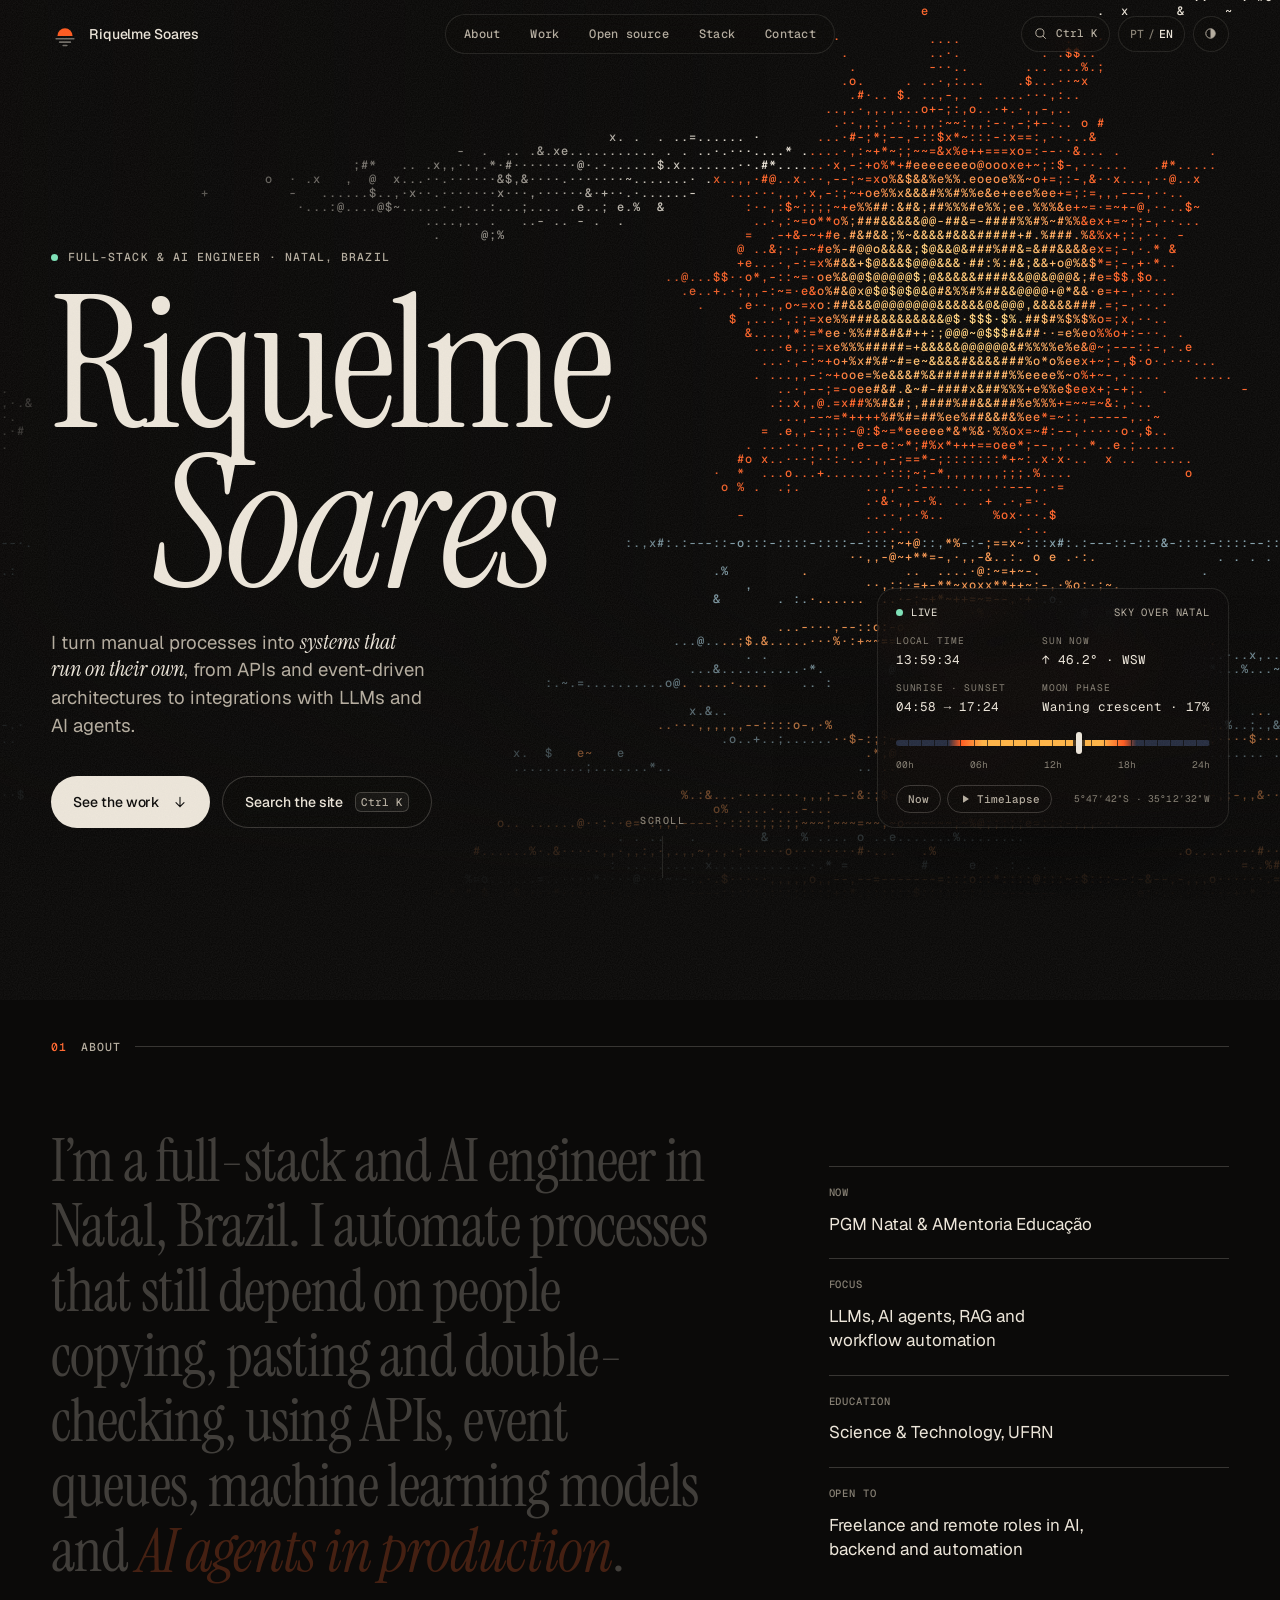
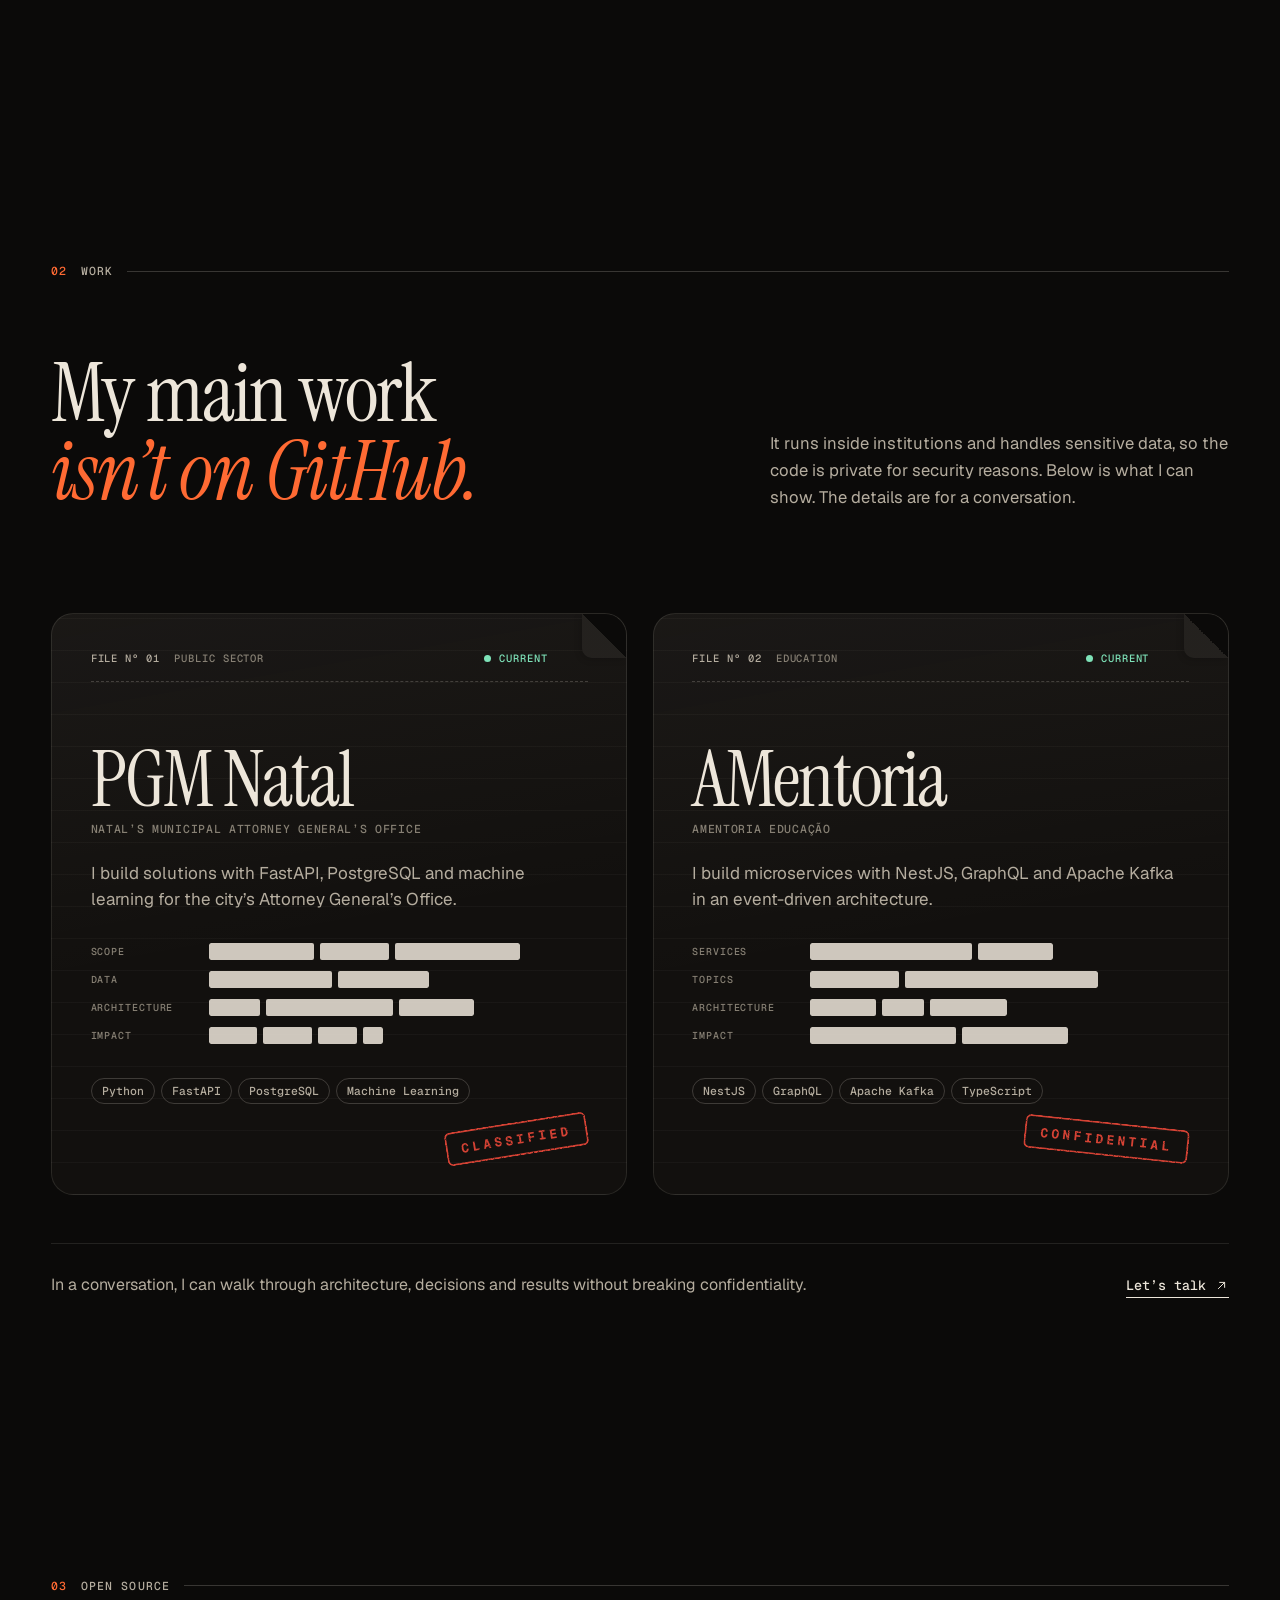
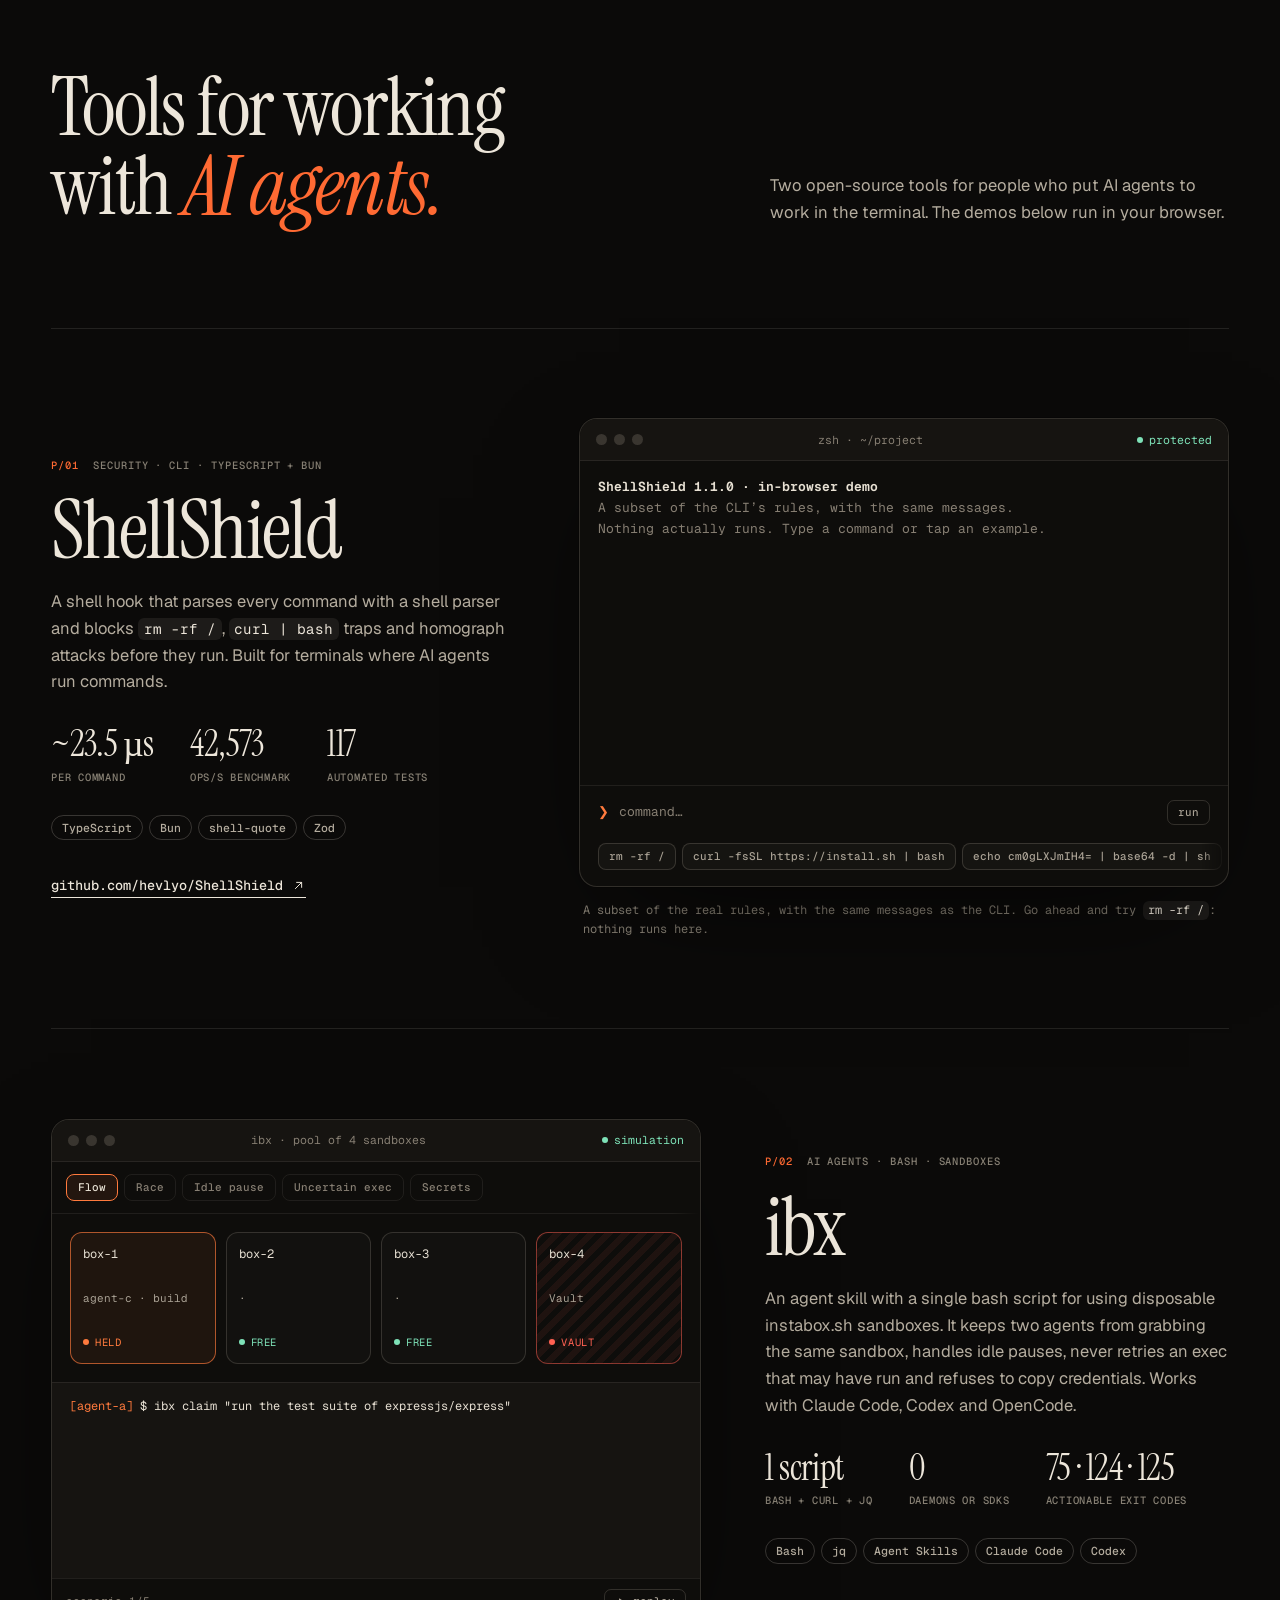
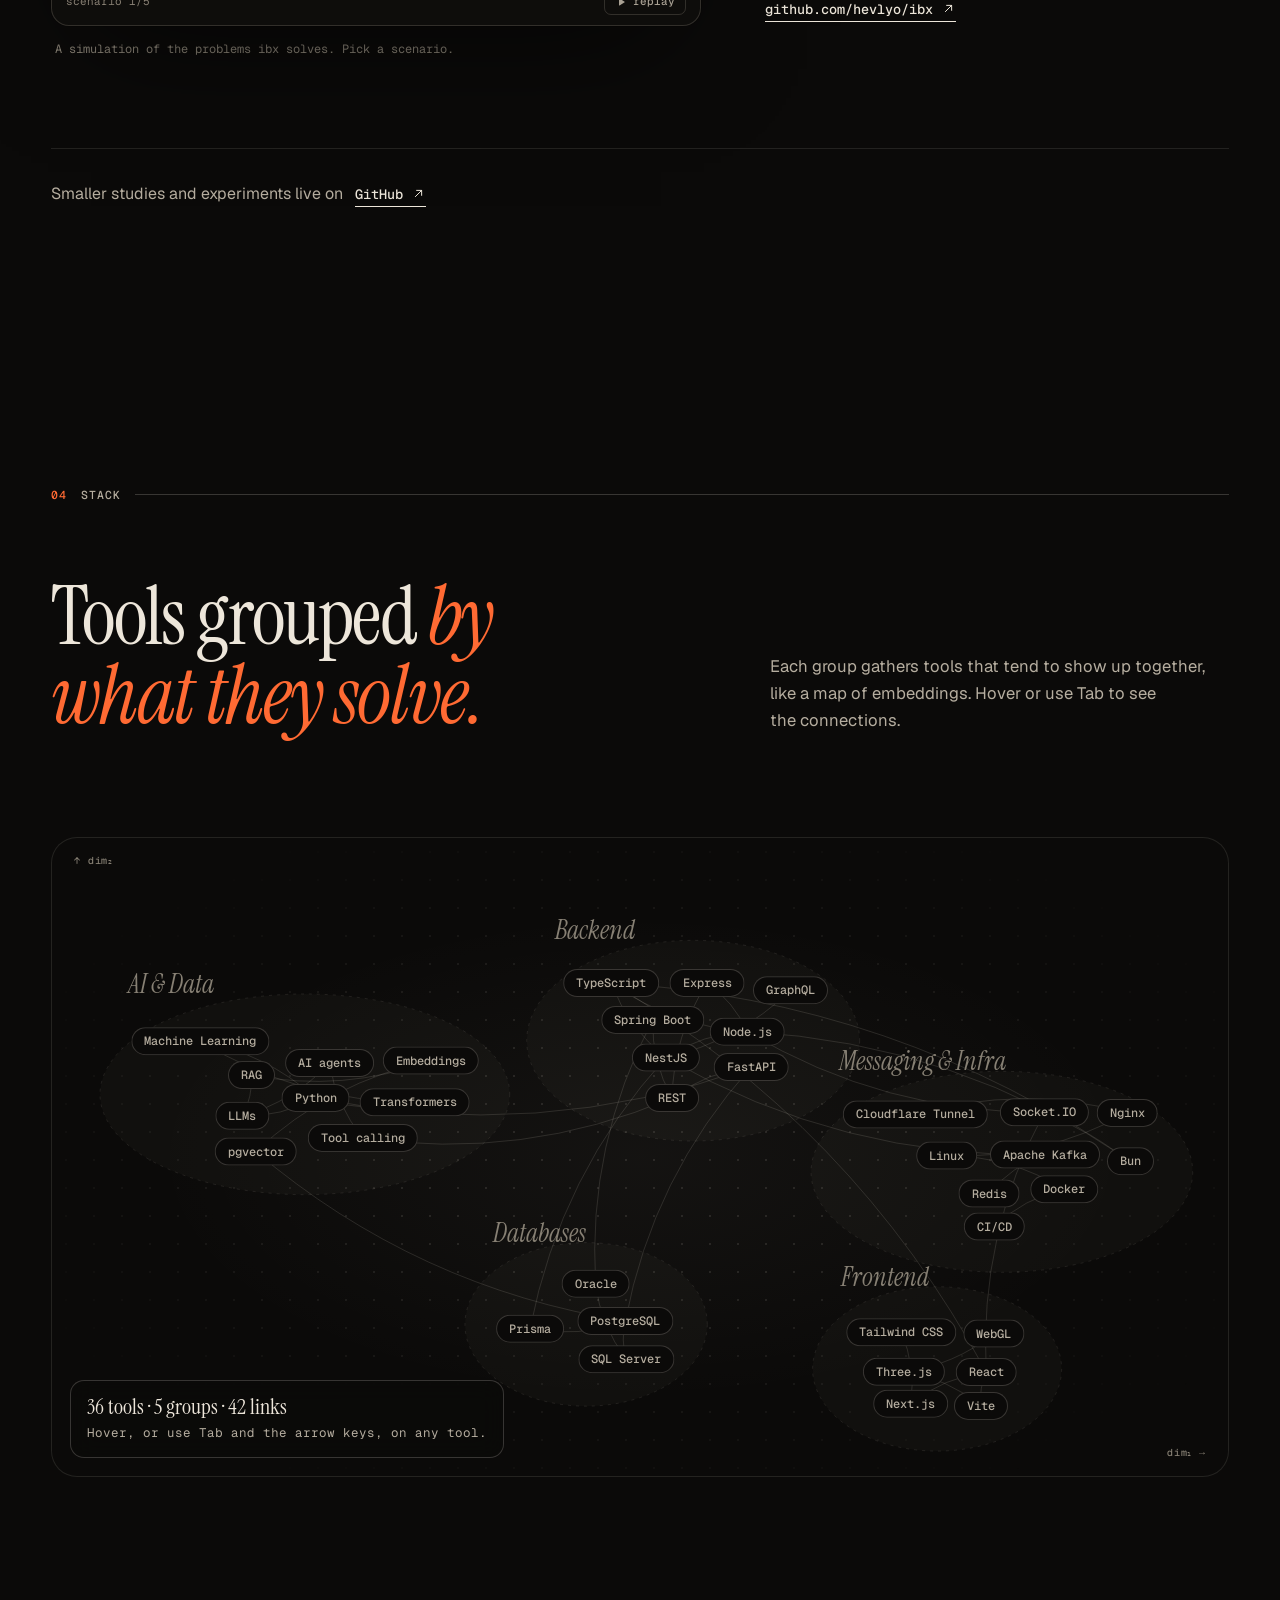
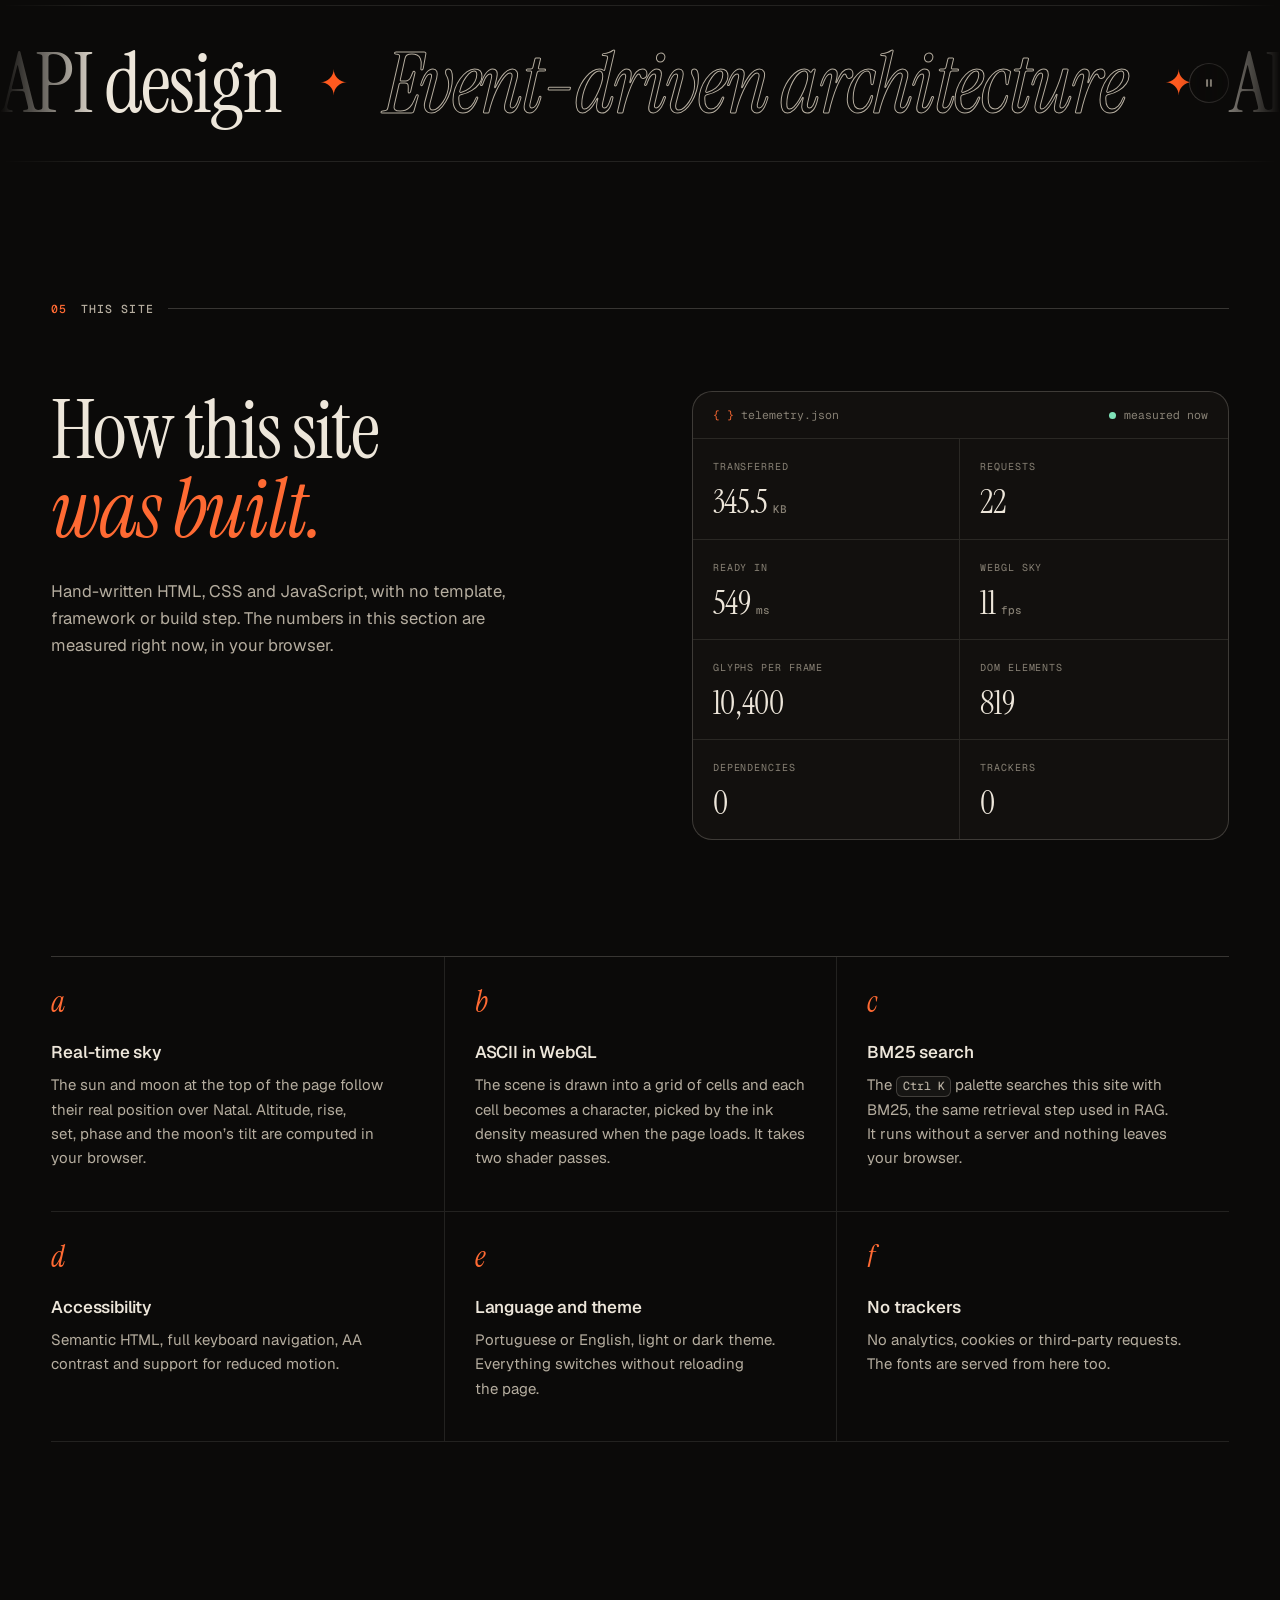
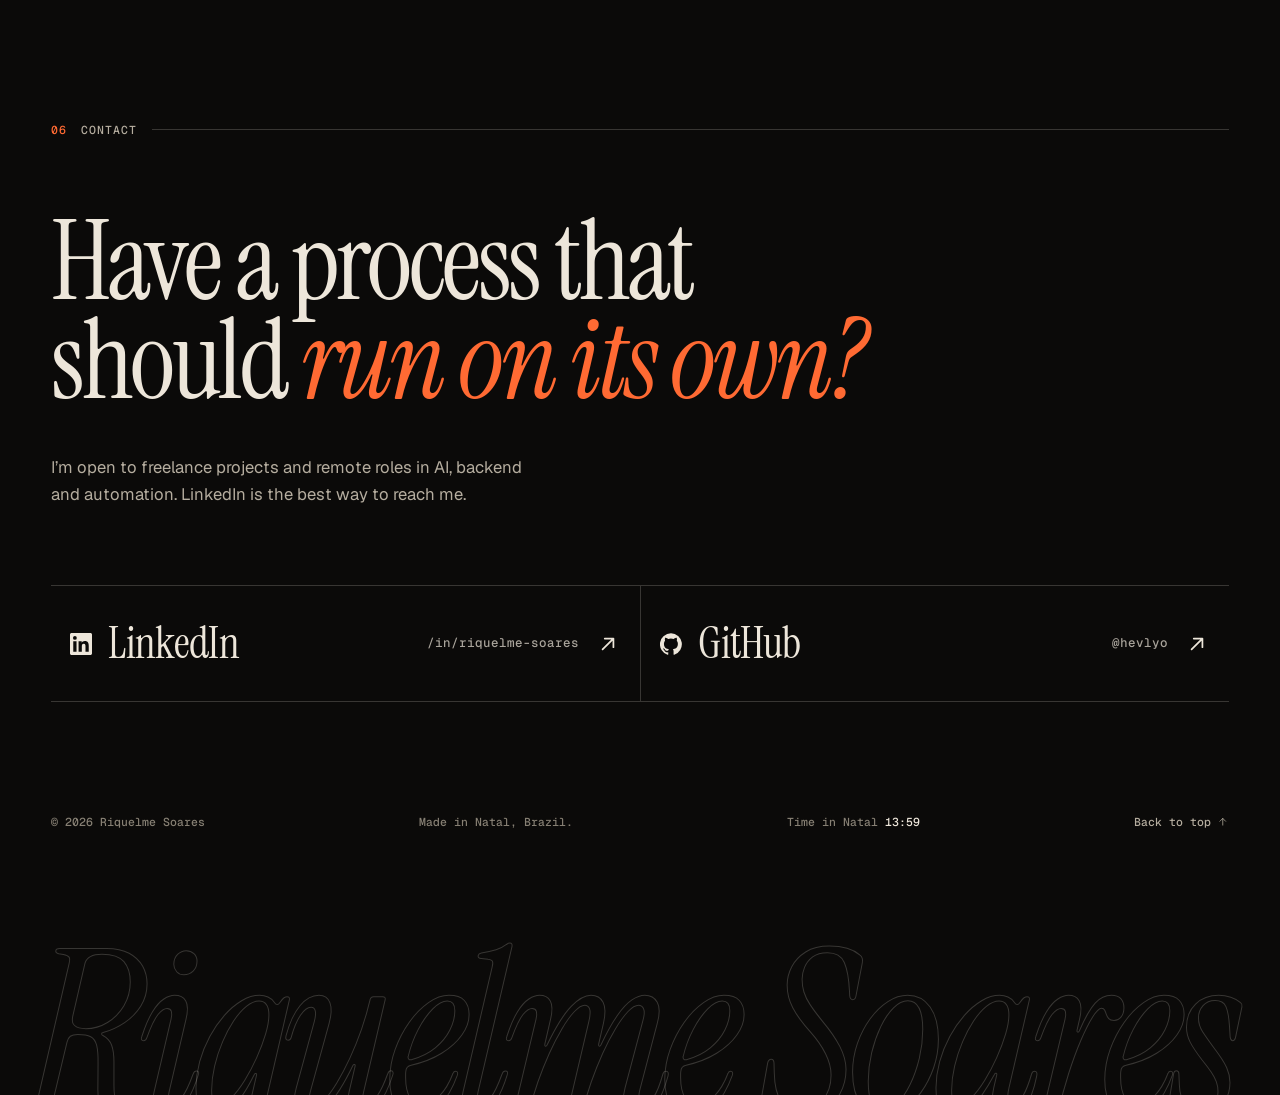
<file: index.html>
<!doctype html>
<!--

                                   .     :     .
                             .  .   .:::::::::.   .  .
                         .    .:::::::::::::::::::::.    .
                      .     .:::::::::::::::::::::::::::.     .
           ──────────────:::::::::::::::::::::::::::::::::──────────────
              ~   ~   ~   ~   ~   ~  :::::::::::::  ~   ~   ~   ~   ~
                 ~   ~   ~   ~   ~   ~   :::::   ~   ~   ~   ~   ~
                     ~   ~   ~   ~   ~    :::    ~   ~   ~   ~

        Riquelme Soares · Full-Stack & AI Engineer · Natal, RN, Brasil
        Feito à mão: sem framework, sem build, sem rastreadores.
        Código-fonte: https://github.com/hevlyo/hevlyo.github.io

-->
<html lang="pt-BR" data-theme="dark" data-lang="pt">
<head>
  <meta charset="utf-8">
  <meta name="viewport" content="width=device-width, initial-scale=1, viewport-fit=cover">
  <title>Riquelme Soares · Full-Stack &amp; AI Engineer · Natal, RN</title>
  <meta name="description" content="Riquelme Soares, engenheiro full-stack e de IA em Natal, RN. Trabalha com LLMs, agentes de IA, RAG, NestJS, Kafka, FastAPI e Python.">
  <meta name="author" content="Riquelme Soares">
  <meta name="color-scheme" content="dark light">
  <meta name="theme-color" content="#0b0a09">
  <link rel="canonical" href="https://hevlyo.github.io/">
  <link rel="icon" href="/assets/img/favicon.svg" type="image/svg+xml">
  <link rel="apple-touch-icon" href="/assets/img/apple-touch-icon.png">
  <link rel="manifest" href="/site.webmanifest">
  <link rel="me" href="https://github.com/hevlyo">
  <link rel="me" href="https://www.linkedin.com/in/riquelme-soares/">

  <meta property="og:type" content="website">
  <meta property="og:url" content="https://hevlyo.github.io/">
  <meta property="og:site_name" content="Riquelme Soares">
  <meta property="og:title" content="Riquelme Soares · Full-Stack &amp; AI Engineer">
  <meta property="og:description" content="Engenheiro full-stack e de IA em Natal, RN. LLMs, agentes de IA, RAG, NestJS, Kafka e FastAPI.">
  <meta property="og:image" content="https://hevlyo.github.io/assets/img/og.png">
  <meta property="og:image:width" content="1200">
  <meta property="og:image:height" content="630">
  <meta property="og:image:alt" content="Riquelme Soares e o sol de Natal desenhado em caracteres ASCII.">
  <meta property="og:locale" content="pt_BR">
  <meta property="og:locale:alternate" content="en_US">
  <meta name="twitter:card" content="summary_large_image">

  <link rel="preload" href="/assets/fonts/instrument-serif.woff2" as="font" type="font/woff2" crossorigin>
  <link rel="preload" href="/assets/fonts/instrument-serif-italic.woff2" as="font" type="font/woff2" crossorigin>
  <link rel="preload" href="/assets/fonts/geist-mono.woff2" as="font" type="font/woff2" crossorigin>
  <link rel="preload" href="/assets/fonts/geist.woff2" as="font" type="font/woff2" crossorigin>
  <link rel="stylesheet" href="/assets/css/style.css">

  <script>
    // Applied before first paint so the page never flashes the wrong theme or language.
    (function () {
      var d = document.documentElement;
      d.classList.add('js');
      try {
        var theme = localStorage.getItem('theme');
        if (theme === 'light' || theme === 'dark') d.dataset.theme = theme;
        var lang = localStorage.getItem('lang');
        if (lang !== 'pt' && lang !== 'en') {
          var nav = (navigator.languages && navigator.languages[0]) || navigator.language || 'pt';
          lang = /^pt/i.test(nav) ? 'pt' : 'en';
        }
        d.dataset.lang = lang;
        d.lang = lang === 'en' ? 'en' : 'pt-BR';
        if (localStorage.getItem('motion') === 'still') d.classList.add('is-still');
      } catch (e) {}
    })();
  </script>
  <script type="module" src="/assets/js/main.js"></script>

  <script type="application/ld+json">
  {
    "@context": "https://schema.org",
    "@type": "Person",
    "name": "Riquelme Soares",
    "alternateName": "hevlyo",
    "url": "https://hevlyo.github.io/",
    "jobTitle": "Full-Stack & AI Engineer",
    "address": { "@type": "PostalAddress", "addressLocality": "Natal", "addressRegion": "RN", "addressCountry": "BR" },
    "alumniOf": { "@type": "CollegeOrUniversity", "name": "Universidade Federal do Rio Grande do Norte" },
    "knowsAbout": ["LLMs", "AI Agents", "RAG", "NestJS", "Apache Kafka", "FastAPI", "Python", "PostgreSQL", "GraphQL"],
    "sameAs": ["https://github.com/hevlyo", "https://www.linkedin.com/in/riquelme-soares/"]
  }
  </script>
</head>
<body>
  <a class="skip" href="#conteudo" data-i18n="ui.skip">Pular para o conteúdo</a>

  <svg class="sprite" aria-hidden="true" focusable="false">
    <symbol id="i-arrow-ne" viewBox="0 0 24 24"><path d="M7 17 17 7M9 7h8v8" fill="none" stroke="currentColor" stroke-width="1.6" stroke-linecap="round" stroke-linejoin="round"/></symbol>
    <symbol id="i-arrow-down" viewBox="0 0 24 24"><path d="M12 5v14m-6-6 6 6 6-6" fill="none" stroke="currentColor" stroke-width="1.6" stroke-linecap="round" stroke-linejoin="round"/></symbol>
    <symbol id="i-arrow-up" viewBox="0 0 24 24"><path d="M12 19V5m-6 6 6-6 6 6" fill="none" stroke="currentColor" stroke-width="1.6" stroke-linecap="round" stroke-linejoin="round"/></symbol>
    <symbol id="i-search" viewBox="0 0 24 24"><circle cx="11" cy="11" r="6.5" fill="none" stroke="currentColor" stroke-width="1.6"/><path d="m16 16 4 4" stroke="currentColor" stroke-width="1.6" stroke-linecap="round"/></symbol>
    <symbol id="i-theme" viewBox="0 0 24 24"><circle cx="12" cy="12" r="7.5" fill="none" stroke="currentColor" stroke-width="1.6"/><path d="M12 4.5a7.5 7.5 0 0 1 0 15z" fill="currentColor"/></symbol>
    <symbol id="i-play" viewBox="0 0 24 24"><path d="M8 5.8v12.4a.8.8 0 0 0 1.2.7l10-6.2a.8.8 0 0 0 0-1.4l-10-6.2a.8.8 0 0 0-1.2.7z" fill="currentColor"/></symbol>
    <symbol id="i-pause" viewBox="0 0 24 24"><rect x="7" y="5.5" width="3.4" height="13" rx=".8" fill="currentColor"/><rect x="13.6" y="5.5" width="3.4" height="13" rx=".8" fill="currentColor"/></symbol>
    <symbol id="i-github" viewBox="0 0 24 24"><path fill="currentColor" d="M12 .3a12 12 0 0 0-3.8 23.4c.6.1.8-.3.8-.6v-2c-3.3.7-4-1.6-4-1.6-.6-1.4-1.4-1.8-1.4-1.8-1-.7.1-.7.1-.7 1.2.1 1.8 1.2 1.8 1.2 1.1 1.8 2.8 1.3 3.5 1 .1-.8.4-1.3.8-1.6-2.7-.3-5.5-1.3-5.5-5.9 0-1.3.5-2.4 1.2-3.2-.1-.3-.5-1.5.1-3.2 0 0 1-.3 3.3 1.2a11.5 11.5 0 0 1 6 0c2.3-1.5 3.3-1.2 3.3-1.2.6 1.7.2 2.9.1 3.2.8.8 1.2 1.9 1.2 3.2 0 4.6-2.8 5.6-5.5 5.9.5.4.8 1.1.8 2.2v3.3c0 .3.2.7.8.6A12 12 0 0 0 12 .3"/></symbol>
    <symbol id="i-linkedin" viewBox="0 0 24 24"><path fill="currentColor" d="M20.45 20.45h-3.56v-5.57c0-1.33-.02-3.04-1.85-3.04-1.85 0-2.14 1.45-2.14 2.94v5.67H9.35V9h3.41v1.56h.05c.48-.9 1.64-1.85 3.37-1.85 3.6 0 4.27 2.37 4.27 5.46v6.28zM5.34 7.43a2.06 2.06 0 1 1 0-4.13 2.06 2.06 0 0 1 0 4.13zM7.12 20.45H3.56V9h3.56v11.45zM22.22 0H1.77C.79 0 0 .77 0 1.73v20.54C0 23.23.79 24 1.77 24h20.45c.98 0 1.78-.77 1.78-1.73V1.73C24 .77 23.2 0 22.22 0z"/></symbol>
    <symbol id="i-sun" viewBox="0 0 24 24"><circle cx="12" cy="12" r="4" fill="currentColor"/><path d="M12 2.5v2.2M12 19.3v2.2M2.5 12h2.2M19.3 12h2.2M5.3 5.3l1.6 1.6M17.1 17.1l1.6 1.6M5.3 18.7l1.6-1.6M17.1 6.9l1.6-1.6" stroke="currentColor" stroke-width="1.6" stroke-linecap="round"/></symbol>
    <symbol id="i-moon" viewBox="0 0 24 24"><path d="M19.5 14.6A8 8 0 0 1 9.4 4.5a8 8 0 1 0 10.1 10.1z" fill="currentColor"/></symbol>
    <symbol id="i-hash" viewBox="0 0 24 24"><path d="M9.5 4 7.5 20M16.5 4l-2 16M4.5 9h16M3.5 15h16" fill="none" stroke="currentColor" stroke-width="1.6" stroke-linecap="round"/></symbol>
    <symbol id="i-bolt" viewBox="0 0 24 24"><path d="M13 2.8 5.5 13.2h5.6L10.3 21.2l8.2-10.6h-5.7z" fill="none" stroke="currentColor" stroke-width="1.6" stroke-linejoin="round"/></symbol>
    <symbol id="i-doc" viewBox="0 0 24 24"><path d="M7 3.5h7l4 4v13H7z" fill="none" stroke="currentColor" stroke-width="1.6" stroke-linejoin="round"/><path d="M14 3.5v4h4M9.5 12.5h6M9.5 16h6" fill="none" stroke="currentColor" stroke-width="1.6" stroke-linecap="round"/></symbol>
    <symbol id="i-link" viewBox="0 0 24 24"><path d="M10 14a4 4 0 0 0 5.7 0l3-3a4 4 0 0 0-5.7-5.7l-1 1M14 10a4 4 0 0 0-5.7 0l-3 3a4 4 0 0 0 5.7 5.7l1-1" fill="none" stroke="currentColor" stroke-width="1.6" stroke-linecap="round"/></symbol>
    <symbol id="i-lang" viewBox="0 0 24 24"><circle cx="12" cy="12" r="8.5" fill="none" stroke="currentColor" stroke-width="1.6"/><path d="M3.5 12h17M12 3.5c2.4 2.5 3.5 5.3 3.5 8.5s-1.1 6-3.5 8.5c-2.4-2.5-3.5-5.3-3.5-8.5s1.1-6 3.5-8.5z" fill="none" stroke="currentColor" stroke-width="1.6"/></symbol>
    <symbol id="i-terminal" viewBox="0 0 24 24"><rect x="3" y="4.5" width="18" height="15" rx="2.5" fill="none" stroke="currentColor" stroke-width="1.6"/><path d="m7 9.5 3 2.5-3 2.5M12.5 15h4.5" fill="none" stroke="currentColor" stroke-width="1.6" stroke-linecap="round" stroke-linejoin="round"/></symbol>
    <symbol id="i-x" viewBox="0 0 24 24"><path d="m6.5 6.5 11 11m0-11-11 11" fill="none" stroke="currentColor" stroke-width="1.6" stroke-linecap="round"/></symbol>
    <symbol id="i-print" viewBox="0 0 24 24"><path d="M7 9V3.5h10V9M7 17H4.5V10.5a1.5 1.5 0 0 1 1.5-1.5h12a1.5 1.5 0 0 1 1.5 1.5V17H17M7 14h10v6.5H7z" fill="none" stroke="currentColor" stroke-width="1.6" stroke-linejoin="round"/></symbol>
  </svg>

  <div class="grain" aria-hidden="true"></div>
  <div class="cursor" aria-hidden="true"><span class="cursor-ring"></span><span class="cursor-label"></span></div>

  <header class="topbar" data-topbar>
    <a class="brand" href="#top" aria-label="Riquelme Soares, início" data-i18n-attr="aria-label:ui.home">
      <svg class="brand-mark" viewBox="0 0 32 32" aria-hidden="true">
        <defs><clipPath id="brand-clip"><rect x="0" y="0" width="32" height="18.4"/></clipPath></defs>
        <circle class="brand-sun" cx="16" cy="18" r="8.6" clip-path="url(#brand-clip)"/>
        <rect class="brand-sea" x="5" y="20.6" width="22" height="1.8" rx=".9"/>
        <rect class="brand-sea" x="9" y="24.4" width="14" height="1.8" rx=".9"/>
        <rect class="brand-sea" x="13" y="28.2" width="6" height="1.8" rx=".9"/>
      </svg>
      <span class="brand-name">Riquelme Soares</span>
    </a>

    <nav class="nav" aria-label="Seções" data-i18n-attr="aria-label:nav.label">
      <a href="#sobre" data-scramble data-i18n="nav.about">Sobre</a>
      <a href="#trabalho" data-scramble data-i18n="nav.work">Trabalho</a>
      <a href="#open-source" data-scramble data-i18n="nav.oss">Open source</a>
      <a href="#stack" data-scramble data-i18n="nav.stack">Stack</a>
      <a href="#contato" data-scramble data-i18n="nav.contact">Contato</a>
    </nav>

    <div class="controls">
      <button class="ctl ctl--palette" type="button" data-palette-open>
        <svg class="i" aria-hidden="true"><use href="#i-search"/></svg>
        <span class="ctl-label">Menu</span>
        <kbd data-kbd>⌘K</kbd>
        <span class="sr-only" data-i18n="ui.paletteOpen">Abrir a paleta de comandos</span>
      </button>
      <button class="ctl ctl--lang" type="button" data-lang-toggle aria-label="Switch to English" data-i18n-attr="aria-label:ui.langToggle">
        <span data-lang-opt="pt">PT</span><span class="ctl-sep" aria-hidden="true">/</span><span data-lang-opt="en">EN</span>
      </button>
      <button class="ctl ctl--theme" type="button" data-theme-toggle aria-label="Mudar para o tema claro" data-i18n-attr="aria-label:ui.themeToLight">
        <svg class="i" aria-hidden="true"><use href="#i-theme"/></svg>
      </button>
    </div>
  </header>

  <main id="conteudo">

    <!-- ════════════════════════════════ HERO ════════════════════════════════ -->
    <section class="hero" id="top" aria-labelledby="hero-title">
      <div class="hero-sky" data-sky>
        <canvas class="sky-canvas" aria-hidden="true"></canvas>
      </div>
      <div class="hero-veil" aria-hidden="true"></div>

      <div class="hero-inner wrap">
        <p class="eyebrow" data-intro>
          <span class="pulse" aria-hidden="true"></span>
          <span data-i18n="hero.eyebrow">Full-Stack &amp; AI Engineer · Natal, RN, Brasil</span>
        </p>
        <h1 class="hero-title" id="hero-title">
          <span class="sr-only">Riquelme Soares</span>
          <span class="hero-line" data-split aria-hidden="true">Riquelme</span>
          <span class="hero-line hero-line--italic" data-split aria-hidden="true">Soares</span>
        </h1>
        <p class="hero-lede" data-intro data-i18n="hero.lede">Transformo processos manuais em <em>sistemas que funcionam sozinhos</em>, de APIs e arquiteturas orientadas a eventos até integrações com LLMs e agentes de IA.</p>
        <div class="hero-cta" data-intro>
          <a class="btn btn--solid" href="#trabalho" data-magnetic>
            <span data-i18n="hero.cta1">Ver o trabalho</span>
            <svg class="i" aria-hidden="true"><use href="#i-arrow-down"/></svg>
          </a>
          <button class="btn btn--ghost" type="button" data-palette-open data-magnetic>
            <span data-i18n="hero.cta2">Buscar no site</span>
            <kbd data-kbd>⌘K</kbd>
          </button>
        </div>
      </div>

      <aside class="skypanel" data-skypanel data-intro aria-label="O céu de Natal agora" data-i18n-attr="aria-label:sky.label">
        <div class="sp-head">
          <span class="sp-status" data-sky-status="live"><i aria-hidden="true"></i><span data-sky="status">Ao vivo</span></span>
          <span class="sp-title" data-i18n="sky.title">Céu de Natal</span>
        </div>
        <dl class="sp-grid">
          <div><dt data-i18n="sky.time">Hora local</dt><dd data-sky="time">--:--</dd></div>
          <div><dt data-sky="bodyLabel">Sol</dt><dd data-sky="body">…</dd></div>
          <div><dt data-i18n="sky.sun">Nascer · pôr</dt><dd data-sky="sunTimes">…</dd></div>
          <div><dt data-i18n="sky.moon">Fase da lua</dt><dd data-sky="moon">…</dd></div>
        </dl>
        <div class="sp-scrub">
          <div class="sp-track" data-sky-track aria-hidden="true"></div>
          <input class="range" type="range" min="0" max="1439" step="1" value="720" data-sky-range aria-label="Hora do dia em Natal" data-i18n-attr="aria-label:sky.range">
          <div class="sp-ticks" aria-hidden="true"><span>00h</span><span>06h</span><span>12h</span><span>18h</span><span>24h</span></div>
        </div>
        <div class="sp-actions">
          <button type="button" class="chip" data-sky-action="now"><span data-i18n="sky.now">Agora</span></button>
          <button type="button" class="chip" data-sky-action="play" aria-pressed="false">
            <svg class="i" aria-hidden="true"><use href="#i-play"/></svg><span data-i18n="sky.play">Timelapse</span>
          </button>
          <span class="sp-coords">5°47′42″S · 35°12′32″W</span>
        </div>
      </aside>

      <a class="scroll-cue" href="#sobre" data-intro>
        <span data-i18n="hero.scroll">Role</span>
        <span class="scroll-cue-line" aria-hidden="true"></span>
      </a>
    </section>

    <!-- ════════════════════════════════ 01 SOBRE ════════════════════════════════ -->
    <section class="section about" id="sobre" aria-labelledby="about-label">
      <div class="wrap">
        <header class="section-head" data-reveal>
          <span class="section-index">01</span>
          <h2 class="section-label" id="about-label" data-i18n="about.label">Sobre</h2>
          <span class="section-rule" aria-hidden="true"></span>
        </header>

        <div class="about-grid">
        <p class="manifesto" data-words data-i18n="about.manifesto">Sou engenheiro full-stack e de IA em Natal. Automatizo processos que ainda dependem de gente copiando, colando e conferindo, usando APIs, filas de eventos, modelos de machine learning e <em>agentes de IA em produção</em>.</p>

        <dl class="facts">
          <div class="fact" data-reveal>
            <dt data-i18n="about.f1k">Agora</dt>
            <dd data-i18n="about.f1v">PGM Natal &amp; AMentoria Educação</dd>
          </div>
          <div class="fact" data-reveal>
            <dt data-i18n="about.f2k">Foco</dt>
            <dd data-i18n="about.f2v">LLMs, agentes de IA, RAG e automação de fluxos</dd>
          </div>
          <div class="fact" data-reveal>
            <dt data-i18n="about.f3k">Formação</dt>
            <dd data-i18n="about.f3v">Ciência e Tecnologia, UFRN</dd>
          </div>
          <div class="fact" data-reveal>
            <dt data-i18n="about.f4k">Aberto a</dt>
            <dd data-i18n="about.f4v">Freelas e vagas remotas em IA, backend e automação</dd>
          </div>
        </dl>
        </div>
      </div>
    </section>

    <!-- ════════════════════════════════ 02 TRABALHO ════════════════════════════════ -->
    <section class="section work" id="trabalho" aria-labelledby="work-title">
      <div class="wrap">
        <header class="section-head" data-reveal>
          <span class="section-index">02</span>
          <span class="section-label" data-i18n="work.label">Trabalho</span>
          <span class="section-rule" aria-hidden="true"></span>
        </header>

        <div class="split">
          <h2 class="display" id="work-title" data-reveal data-i18n="work.title">Meu trabalho principal <em>não está no GitHub.</em></h2>
          <p class="lead" data-reveal data-i18n="work.lead">Ele roda dentro de instituições e lida com dados sensíveis, então o código é privado por segurança. Abaixo está o que posso mostrar. Os detalhes ficam para uma conversa.</p>
        </div>

        <div class="dossiers">
          <article class="dossier" data-reveal aria-labelledby="d1-org">
            <header class="dossier-head">
              <span class="dossier-id" data-i18n="work.file1">Dossiê nº 01</span>
              <span class="dossier-sector" data-i18n="work.d1.sector">Setor público</span>
              <span class="dossier-status"><i aria-hidden="true"></i><span data-i18n="work.now">Atual</span></span>
            </header>
            <h3 class="dossier-org" id="d1-org">PGM Natal</h3>
            <p class="dossier-full" data-i18n="work.d1.full">Procuradoria Geral do Município de Natal</p>
            <p class="dossier-desc" data-i18n="work.d1.desc">Desenvolvo soluções com FastAPI, PostgreSQL e Machine Learning para a Procuradoria Geral do Município.</p>
            <div class="redacted" role="group" aria-label="Detalhes sob sigilo" data-i18n-attr="aria-label:work.redacted">
              <div class="r-line"><span class="r-key" data-i18n="work.k.scope">escopo</span><span class="r-bar" data-redact style="--w:82%"></span></div>
              <div class="r-line"><span class="r-key" data-i18n="work.k.data">dados</span><span class="r-bar" data-redact style="--w:58%"></span></div>
              <div class="r-line"><span class="r-key" data-i18n="work.k.arch">arquitetura</span><span class="r-bar" data-redact style="--w:70%"></span></div>
              <div class="r-line"><span class="r-key" data-i18n="work.k.impact">impacto</span><span class="r-bar" data-redact style="--w:46%"></span></div>
            </div>
            <div class="dossier-foot">
              <ul class="tags" aria-label="Stack">
                <li>Python</li><li>FastAPI</li><li>PostgreSQL</li><li>Machine Learning</li>
              </ul>
              <span class="stamp" aria-hidden="true" data-i18n="work.stamp1">Sigiloso</span>
            </div>
          </article>

          <article class="dossier" data-reveal aria-labelledby="d2-org">
            <header class="dossier-head">
              <span class="dossier-id" data-i18n="work.file2">Dossiê nº 02</span>
              <span class="dossier-sector" data-i18n="work.d2.sector">Educação</span>
              <span class="dossier-status"><i aria-hidden="true"></i><span data-i18n="work.now">Atual</span></span>
            </header>
            <h3 class="dossier-org" id="d2-org">AMentoria</h3>
            <p class="dossier-full" data-i18n="work.d2.full">AMentoria Educação</p>
            <p class="dossier-desc" data-i18n="work.d2.desc">Construo microsserviços com NestJS, GraphQL e Apache Kafka, numa arquitetura orientada a eventos.</p>
            <div class="redacted" role="group" aria-label="Detalhes sob sigilo" data-i18n-attr="aria-label:work.redacted">
              <div class="r-line"><span class="r-key" data-i18n="work.k.services">serviços</span><span class="r-bar" data-redact style="--w:64%"></span></div>
              <div class="r-line"><span class="r-key" data-i18n="work.k.topics">tópicos</span><span class="r-bar" data-redact style="--w:76%"></span></div>
              <div class="r-line"><span class="r-key" data-i18n="work.k.arch">arquitetura</span><span class="r-bar" data-redact style="--w:52%"></span></div>
              <div class="r-line"><span class="r-key" data-i18n="work.k.impact">impacto</span><span class="r-bar" data-redact style="--w:68%"></span></div>
            </div>
            <div class="dossier-foot">
              <ul class="tags" aria-label="Stack">
                <li>NestJS</li><li>GraphQL</li><li>Apache Kafka</li><li>TypeScript</li>
              </ul>
              <span class="stamp stamp--alt" aria-hidden="true" data-i18n="work.stamp2">Confidencial</span>
            </div>
          </article>
        </div>

        <p class="work-cta" data-reveal>
          <span data-i18n="work.note">Numa conversa, posso detalhar arquitetura, decisões e resultados sem quebrar o sigilo.</span>
          <a class="link-arrow" href="#contato"><span data-i18n="work.cta">Vamos conversar</span><svg class="i" aria-hidden="true"><use href="#i-arrow-ne"/></svg></a>
        </p>
      </div>
    </section>

    <!-- ════════════════════════════════ 03 OPEN SOURCE ════════════════════════════════ -->
    <section class="section oss" id="open-source" aria-labelledby="oss-title">
      <div class="wrap">
        <header class="section-head" data-reveal>
          <span class="section-index">03</span>
          <span class="section-label">Open source</span>
          <span class="section-rule" aria-hidden="true"></span>
        </header>

        <div class="split">
          <h2 class="display" id="oss-title" data-reveal data-i18n="oss.title">Ferramentas para trabalhar com <em>agentes de IA.</em></h2>
          <p class="lead" data-reveal data-i18n="oss.lead">Duas ferramentas de código aberto para quem coloca agentes de IA para trabalhar no terminal. As demos abaixo rodam no seu navegador.</p>
        </div>

        <article class="project" id="shellshield" aria-labelledby="p1-title">
          <div class="project-info" data-reveal>
            <p class="project-kicker"><span class="project-num">P/01</span><span data-i18n="oss.p1.kicker">Segurança · CLI · TypeScript + Bun</span></p>
            <h3 class="project-title" id="p1-title">ShellShield</h3>
            <p class="project-desc" data-i18n="oss.p1.desc">Um hook de shell que analisa cada comando com um parser de shell e bloqueia <code>rm -rf /</code>, armadilhas de <code>curl | bash</code> e ataques de homógrafo antes que executem. Feito para terminais onde agentes de IA rodam comandos.</p>
            <dl class="stats">
              <div><dt data-i18n="oss.p1.s1k">por comando</dt><dd data-i18n="oss.p1.s1v">~23,5 µs</dd></div>
              <div><dt data-i18n="oss.p1.s2k">ops/s no benchmark</dt><dd data-i18n="oss.p1.s2v">42.573</dd></div>
              <div><dt data-i18n="oss.p1.s3k">testes automatizados</dt><dd>117</dd></div>
            </dl>
            <ul class="tags" aria-label="Stack"><li>TypeScript</li><li>Bun</li><li>shell-quote</li><li>Zod</li></ul>
            <a class="link-arrow" href="https://github.com/hevlyo/ShellShield" target="_blank" rel="noopener">
              <span>github.com/hevlyo/ShellShield</span><svg class="i" aria-hidden="true"><use href="#i-arrow-ne"/></svg>
            </a>
          </div>
          <div class="project-stage" data-reveal>
            <div class="artifact" data-artifact="shellshield">
              <p class="artifact-fallback" data-i18n="oss.fallback">Ative o JavaScript para testar a demo interativa.</p>
            </div>
            <p class="stage-caption" data-i18n="oss.p1.caption">Um subconjunto das regras reais, com as mesmas mensagens do CLI. Pode testar <code>rm -rf /</code>: nada é executado aqui.</p>
          </div>
        </article>

        <article class="project project--flip" id="ibx" aria-labelledby="p2-title">
          <div class="project-info" data-reveal>
            <p class="project-kicker"><span class="project-num">P/02</span><span data-i18n="oss.p2.kicker">Agentes de IA · Bash · Sandboxes</span></p>
            <h3 class="project-title" id="p2-title">ibx</h3>
            <p class="project-desc" data-i18n="oss.p2.desc">Uma skill de agente com um único script bash para usar sandboxes descartáveis do instabox.sh. Evita que dois agentes peguem a mesma sandbox, lida com a pausa por ociosidade, nunca repete um exec que pode ter rodado e se recusa a copiar credenciais. Funciona com Claude Code, Codex e OpenCode.</p>
            <dl class="stats">
              <div><dt data-i18n="oss.p2.s1k">bash + curl + jq</dt><dd data-i18n="oss.p2.s1v">1 script</dd></div>
              <div><dt data-i18n="oss.p2.s2k">daemons ou SDKs</dt><dd>0</dd></div>
              <div><dt data-i18n="oss.p2.s3k">exit codes acionáveis</dt><dd>75 · 124 · 125</dd></div>
            </dl>
            <ul class="tags" aria-label="Stack"><li>Bash</li><li>jq</li><li>Agent Skills</li><li>Claude Code</li><li>Codex</li></ul>
            <a class="link-arrow" href="https://github.com/hevlyo/ibx" target="_blank" rel="noopener">
              <span>github.com/hevlyo/ibx</span><svg class="i" aria-hidden="true"><use href="#i-arrow-ne"/></svg>
            </a>
          </div>
          <div class="project-stage" data-reveal>
            <div class="artifact" data-artifact="ibx">
              <p class="artifact-fallback" data-i18n="oss.fallback">Ative o JavaScript para testar a demo interativa.</p>
            </div>
            <p class="stage-caption" data-i18n="oss.p2.caption">Simulação dos problemas que o ibx resolve. Escolha um cenário.</p>
          </div>
        </article>

        <p class="oss-more" data-reveal>
          <span data-i18n="oss.more">Estudos e experimentos menores ficam no</span>
          <a class="link-arrow" href="https://github.com/hevlyo" target="_blank" rel="noopener"><span>GitHub</span><svg class="i" aria-hidden="true"><use href="#i-arrow-ne"/></svg></a>
        </p>
      </div>
    </section>

    <!-- ════════════════════════════════ 04 STACK ════════════════════════════════ -->
    <section class="section stack" id="stack" aria-labelledby="stack-title">
      <div class="wrap">
        <header class="section-head" data-reveal>
          <span class="section-index">04</span>
          <span class="section-label">Stack</span>
          <span class="section-rule" aria-hidden="true"></span>
        </header>

        <div class="split">
          <h2 class="display" id="stack-title" data-reveal data-i18n="stack.title">Ferramentas agrupadas <em>pelo que resolvem.</em></h2>
          <p class="lead" data-reveal data-i18n="stack.lead">Cada grupo reúne ferramentas que costumam aparecer juntas, como num mapa de embeddings. Passe o mouse ou navegue com Tab para ver as conexões.</p>
        </div>

        <div class="latent" data-latent data-reveal>
          <div class="stack-list" data-stack>
            <div class="stack-group" data-group="ai">
              <h3 data-i18n="stack.g.ai">IA &amp; Dados</h3>
              <ul>
                <li data-id="python">Python</li>
                <li data-id="llms">LLMs</li>
                <li data-id="agents" data-i18n="stack.i.agents">Agentes de IA</li>
                <li data-id="tools">Tool calling</li>
                <li data-id="rag">RAG</li>
                <li data-id="embeddings">Embeddings</li>
                <li data-id="pgvector">pgvector</li>
                <li data-id="ml">Machine Learning</li>
                <li data-id="transformers">Transformers</li>
              </ul>
            </div>
            <div class="stack-group" data-group="backend">
              <h3>Backend</h3>
              <ul>
                <li data-id="node">Node.js</li>
                <li data-id="nest">NestJS</li>
                <li data-id="express">Express</li>
                <li data-id="fastapi">FastAPI</li>
                <li data-id="spring">Spring Boot</li>
                <li data-id="graphql">GraphQL</li>
                <li data-id="rest">REST</li>
                <li data-id="ts">TypeScript</li>
              </ul>
            </div>
            <div class="stack-group" data-group="infra">
              <h3 data-i18n="stack.g.infra">Mensageria &amp; Infra</h3>
              <ul>
                <li data-id="kafka">Apache Kafka</li>
                <li data-id="redis">Redis</li>
                <li data-id="socketio">Socket.IO</li>
                <li data-id="docker">Docker</li>
                <li data-id="linux">Linux</li>
                <li data-id="nginx">Nginx</li>
                <li data-id="cicd">CI/CD</li>
                <li data-id="cloudflare">Cloudflare Tunnel</li>
                <li data-id="bun">Bun</li>
              </ul>
            </div>
            <div class="stack-group" data-group="data">
              <h3 data-i18n="stack.g.data">Bancos de dados</h3>
              <ul>
                <li data-id="postgres">PostgreSQL</li>
                <li data-id="prisma">Prisma</li>
                <li data-id="oracle">Oracle</li>
                <li data-id="sqlserver">SQL Server</li>
              </ul>
            </div>
            <div class="stack-group" data-group="front">
              <h3>Frontend</h3>
              <ul>
                <li data-id="react">React</li>
                <li data-id="next">Next.js</li>
                <li data-id="tailwind">Tailwind CSS</li>
                <li data-id="vite">Vite</li>
                <li data-id="three">Three.js</li>
                <li data-id="webgl">WebGL</li>
              </ul>
            </div>
          </div>
        </div>
      </div>

      <div class="marquee" role="group" aria-label="Princípios de engenharia" data-i18n-attr="aria-label:stack.principles">
        <button class="marquee-toggle" type="button" data-motion-toggle>
          <svg class="i" aria-hidden="true"><use href="#i-pause"/></svg>
          <span class="sr-only" data-motion-label>Pausar animações</span>
        </button>
        <div class="marquee-track" data-marquee>
          <span data-i18n="stack.m1">API Design</span><span class="marquee-star" aria-hidden="true">✦</span>
          <span data-i18n="stack.m2">Arquitetura orientada a eventos</span><span class="marquee-star" aria-hidden="true">✦</span>
          <span data-i18n="stack.m3">IA em produção</span><span class="marquee-star" aria-hidden="true">✦</span>
          <span data-i18n="stack.m4">Performance</span><span class="marquee-star" aria-hidden="true">✦</span>
          <span data-i18n="stack.m5">Observabilidade</span><span class="marquee-star" aria-hidden="true">✦</span>
        </div>
      </div>
    </section>

    <!-- ════════════════════════════════ 05 ESTE SITE ════════════════════════════════ -->
    <section class="section colophon" id="este-site" aria-labelledby="site-title">
      <div class="wrap">
        <header class="section-head" data-reveal>
          <span class="section-index">05</span>
          <span class="section-label" data-i18n="site.label">Este site</span>
          <span class="section-rule" aria-hidden="true"></span>
        </header>

        <div class="colophon-grid">
          <div class="colophon-intro">
            <h2 class="display" id="site-title" data-reveal data-i18n="site.title">Como este site <em>foi feito.</em></h2>
            <p class="lead" data-reveal data-i18n="site.lead">HTML, CSS e JavaScript escritos à mão, sem template, framework ou etapa de build. Os números desta seção são medidos agora, no seu navegador.</p>
            <a class="link-arrow" data-reveal href="https://github.com/hevlyo/hevlyo.github.io" target="_blank" rel="noopener">
              <span data-i18n="site.source">Ler o código-fonte</span><svg class="i" aria-hidden="true"><use href="#i-arrow-ne"/></svg>
            </a>
          </div>

          <figure class="telemetry" data-telemetry data-reveal>
            <figcaption class="tm-head">
              <span class="tm-file">telemetry.json</span>
              <span class="tm-live"><i aria-hidden="true"></i><span data-i18n="site.live">medido agora</span></span>
            </figcaption>
            <dl class="tm-grid">
              <div><dt data-i18n="site.t.weight">Peso transferido</dt><dd data-tm="weight">…</dd></div>
              <div><dt data-i18n="site.t.requests">Requisições</dt><dd data-tm="requests">…</dd></div>
              <div><dt data-i18n="site.t.ready">Pronto em</dt><dd data-tm="ready">…</dd></div>
              <div><dt data-i18n="site.t.fps">Céu em WebGL</dt><dd data-tm="fps">…</dd></div>
              <div><dt data-i18n="site.t.glyphs">Glifos por quadro</dt><dd data-tm="glyphs">…</dd></div>
              <div><dt data-i18n="site.t.dom">Elementos no DOM</dt><dd data-tm="dom">…</dd></div>
              <div><dt data-i18n="site.t.deps">Dependências</dt><dd>0</dd></div>
              <div><dt data-i18n="site.t.trackers">Rastreadores</dt><dd>0</dd></div>
            </dl>
          </figure>
        </div>

        <ol class="features">
          <li class="feature" data-reveal>
            <span class="feature-n" aria-hidden="true">a</span>
            <h3 data-i18n="site.f1.t">Céu em tempo real</h3>
            <p data-i18n="site.f1.d">O sol e a lua do topo da página seguem a posição real sobre Natal. Altura, nascer, pôr, fase e inclinação da lua são calculados no seu navegador.</p>
          </li>
          <li class="feature" data-reveal>
            <span class="feature-n" aria-hidden="true">b</span>
            <h3 data-i18n="site.f2.t">ASCII em WebGL</h3>
            <p data-i18n="site.f2.d">A cena é desenhada numa grade de células e cada célula vira um caractere, escolhido pela densidade de tinta medida quando a página carrega. São duas passadas de shader.</p>
          </li>
          <li class="feature" data-reveal>
            <span class="feature-n" aria-hidden="true">c</span>
            <h3 data-i18n="site.f3.t">Busca com BM25</h3>
            <p data-i18n="site.f3.d">A paleta <kbd data-kbd>⌘K</kbd> busca trechos deste site com BM25, a mesma etapa de recuperação de um RAG. Roda sem servidor e nada sai do navegador.</p>
          </li>
          <li class="feature" data-reveal>
            <span class="feature-n" aria-hidden="true">d</span>
            <h3 data-i18n="site.f4.t">Acessibilidade</h3>
            <p data-i18n="site.f4.d">HTML semântico, navegação completa por teclado, contraste AA e suporte a quem prefere menos movimento.</p>
          </li>
          <li class="feature" data-reveal>
            <span class="feature-n" aria-hidden="true">e</span>
            <h3 data-i18n="site.f5.t">Idioma e tema</h3>
            <p data-i18n="site.f5.d">Português ou inglês, tema claro ou escuro. Tudo troca sem recarregar a página.</p>
          </li>
          <li class="feature" data-reveal>
            <span class="feature-n" aria-hidden="true">f</span>
            <h3 data-i18n="site.f6.t">Sem rastreadores</h3>
            <p data-i18n="site.f6.d">Sem analytics, cookies ou requisições a terceiros. As fontes também são servidas daqui.</p>
          </li>
        </ol>
      </div>
    </section>

    <!-- ════════════════════════════════ 06 CONTATO ════════════════════════════════ -->
    <section class="section contact" id="contato" aria-labelledby="contact-title">
      <div class="wrap">
        <header class="section-head" data-reveal>
          <span class="section-index">06</span>
          <span class="section-label" data-i18n="contact.label">Contato</span>
          <span class="section-rule" aria-hidden="true"></span>
        </header>

        <h2 class="contact-title" id="contact-title" data-reveal data-i18n="contact.title">Tem um processo que deveria <em>funcionar sozinho?</em></h2>
        <p class="lead contact-lead" data-reveal data-i18n="contact.lead">Estou aberto a projetos freelance e vagas remotas em IA, backend e automação. O melhor canal é o LinkedIn.</p>

        <div class="contact-links" data-reveal>
          <a class="contact-link" href="https://www.linkedin.com/in/riquelme-soares/" target="_blank" rel="noopener me">
            <svg class="i cl-icon" aria-hidden="true"><use href="#i-linkedin"/></svg>
            <span class="cl-name">LinkedIn</span>
            <span class="cl-handle">/in/riquelme-soares</span>
            <svg class="i cl-arrow" aria-hidden="true"><use href="#i-arrow-ne"/></svg>
          </a>
          <a class="contact-link" href="https://github.com/hevlyo" target="_blank" rel="noopener me">
            <svg class="i cl-icon" aria-hidden="true"><use href="#i-github"/></svg>
            <span class="cl-name">GitHub</span>
            <span class="cl-handle">@hevlyo</span>
            <svg class="i cl-arrow" aria-hidden="true"><use href="#i-arrow-ne"/></svg>
          </a>
        </div>
      </div>
    </section>
  </main>

  <footer class="footer">
    <div class="wrap footer-row">
      <span>© <span data-year>2026</span> Riquelme Soares</span>
      <span data-i18n="footer.made">Feito em Natal, RN.</span>
      <span class="footer-clock"><span data-i18n="footer.local">Hora em Natal</span> <time data-clock>--:--</time></span>
      <a class="to-top" href="#top"><span data-i18n="footer.top">Voltar ao topo</span><svg class="i" aria-hidden="true"><use href="#i-arrow-up"/></svg></a>
    </div>
    <p class="footer-mark" aria-hidden="true">Riquelme Soares</p>
  </footer>

  <dialog class="palette" data-palette aria-label="Paleta de comandos" data-i18n-attr="aria-label:palette.label">
    <div class="palette-box">
      <div class="palette-search">
        <svg class="i" aria-hidden="true"><use href="#i-search"/></svg>
        <input type="text" data-palette-input autocomplete="off" spellcheck="false" role="combobox" aria-expanded="true" aria-autocomplete="list" aria-controls="palette-list" placeholder="Buscar no site…" aria-label="Busque no site ou digite um comando" data-i18n-attr="placeholder:palette.placeholder;aria-label:palette.inputLabel">
        <button class="palette-close" type="button" data-palette-close aria-label="Fechar" data-i18n-attr="aria-label:palette.close">
          <kbd class="pc-key" aria-hidden="true">esc</kbd>
          <svg class="i pc-x" aria-hidden="true"><use href="#i-x"/></svg>
        </button>
      </div>
      <div class="palette-list" id="palette-list" role="listbox" tabindex="-1" data-palette-list></div>
      <footer class="palette-foot">
        <span><kbd>↑</kbd><kbd>↓</kbd> <span data-i18n="palette.nav">navegar</span></span>
        <span><kbd>↵</kbd> <span data-i18n="palette.open">abrir</span></span>
        <span class="palette-note" data-i18n="palette.note">Busca BM25 local. Nada sai do seu navegador.</span>
      </footer>
    </div>
  </dialog>

  <div class="toast" role="status" aria-live="polite" data-toast></div>
</body>
</html>
</file>
<file: assets/css/style.css>
/* ==========================================================================
   Riquelme Soares · hevlyo.github.io
   Hand-written. No framework, no build step.
   ========================================================================== */

/* ---------- Fonts (self-hosted, latin subset) ---------- */

@font-face {
  font-family: "Instrument Serif";
  src: url("/assets/fonts/instrument-serif.woff2") format("woff2");
  font-weight: 400;
  font-style: normal;
  font-display: swap;
  unicode-range: U+0000-00FF, U+0131, U+0152-0153, U+02BB-02BC, U+02C6, U+02DA, U+02DC, U+0304, U+0308, U+0329, U+2000-206F, U+20AC, U+2122, U+2191, U+2193, U+2212, U+2215, U+FEFF, U+FFFD;
}
@font-face {
  font-family: "Instrument Serif";
  src: url("/assets/fonts/instrument-serif-italic.woff2") format("woff2");
  font-weight: 400;
  font-style: italic;
  font-display: swap;
  unicode-range: U+0000-00FF, U+0131, U+0152-0153, U+02BB-02BC, U+02C6, U+02DA, U+02DC, U+0304, U+0308, U+0329, U+2000-206F, U+20AC, U+2122, U+2191, U+2193, U+2212, U+2215, U+FEFF, U+FFFD;
}
@font-face {
  font-family: "Geist";
  src: url("/assets/fonts/geist.woff2") format("woff2");
  font-weight: 100 900;
  font-style: normal;
  font-display: swap;
  unicode-range: U+0000-00FF, U+0131, U+0152-0153, U+02BB-02BC, U+02C6, U+02DA, U+02DC, U+0304, U+0308, U+0329, U+2000-206F, U+20AC, U+2122, U+2191, U+2193, U+2212, U+2215, U+FEFF, U+FFFD;
}
@font-face {
  font-family: "Geist Mono";
  src: url("/assets/fonts/geist-mono.woff2") format("woff2");
  font-weight: 100 900;
  font-style: normal;
  font-display: swap;
  unicode-range: U+0000-00FF, U+0131, U+0152-0153, U+02BB-02BC, U+02C6, U+02DA, U+02DC, U+0304, U+0308, U+0329, U+2000-206F, U+20AC, U+2122, U+2191, U+2193, U+2212, U+2215, U+FEFF, U+FFFD;
}

/* ---------- Tokens ---------- */

:root {
  --bg: #0b0a09;
  --bg-2: #12100e;
  --bg-3: #1a1714;
  --fg: #ede6da;
  --fg-2: #b5ad9f;
  --fg-3: #878074;
  --line: rgba(237, 230, 218, 0.11);
  --line-2: rgba(237, 230, 218, 0.2);
  --sol: #ff5a1f;
  --sol-2: #ffb547;
  --accent-text: #ff6a33;
  --ok: #7ee2b8;
  --danger: #ff4d3d;
  --on-sol: #0b0a09;
  --sky-night: #262d40;
  --shadow: 0 40px 120px -40px rgba(0, 0, 0, 0.7);
  --grain-opacity: 0.06;

  --font-serif: "Instrument Serif", "Iowan Old Style", "Times New Roman", serif;
  --font-sans: "Geist", ui-sans-serif, system-ui, -apple-system, "Segoe UI", Roboto, sans-serif;
  --font-mono: "Geist Mono", ui-monospace, "SFMono-Regular", Menlo, Consolas, monospace;

  --ease-out: cubic-bezier(0.22, 1, 0.36, 1);
  --ease-in-out: cubic-bezier(0.65, 0, 0.35, 1);

  --pad: clamp(20px, 4vw, 56px);
  --maxw: 1480px;
  --topbar-h: 68px;

  color-scheme: dark;
}

[data-theme="light"] {
  --bg: #f1ebe0;
  --bg-2: #e9e2d5;
  --bg-3: #ded6c7;
  --fg: #17140f;
  --fg-2: #4a443b;
  --fg-3: #635c51;
  --line: rgba(23, 20, 15, 0.12);
  --line-2: rgba(23, 20, 15, 0.22);
  --sol: #e8501a;
  --sol-2: #d98a1c;
  --accent-text: #b23a0a;
  --ok: #07724a;
  --danger: #c62a1c;
  --on-sol: #fff8f0;
  --sky-night: #8e93ab;
  --shadow: 0 40px 100px -40px rgba(60, 40, 20, 0.35);
  --grain-opacity: 0.08;
  color-scheme: light;
}

/* ---------- Base ---------- */

*,
*::before,
*::after {
  box-sizing: border-box;
}

html {
  -webkit-text-size-adjust: 100%;
  text-size-adjust: 100%;
  scroll-behavior: smooth;
  scroll-padding-top: calc(var(--topbar-h) + 12px);
  background: var(--bg);
}

body {
  margin: 0;
  min-height: 100vh;
  background: var(--bg);
  color: var(--fg);
  font: 400 16px/1.6 var(--font-sans);
  font-feature-settings: "ss01", "cv11";
  -webkit-font-smoothing: antialiased;
  -moz-osx-font-smoothing: grayscale;
  text-rendering: optimizeLegibility;
  overflow-x: clip;
  transition: background-color 0.4s var(--ease-out), color 0.4s var(--ease-out);
}

::selection {
  background: var(--sol);
  color: var(--on-sol);
}

a {
  color: inherit;
  text-decoration: none;
}

button {
  font: inherit;
  color: inherit;
  background: none;
  border: 0;
  padding: 0;
  margin: 0;
  cursor: pointer;
}

img,
svg,
canvas {
  display: block;
}

em {
  font-style: italic;
}

kbd {
  display: inline-flex;
  align-items: center;
  justify-content: center;
  min-width: 1.9em;
  padding: 0.32em 0.45em;
  border: 1px solid var(--line-2);
  border-radius: 6px;
  background: color-mix(in oklab, var(--fg) 5%, transparent);
  color: var(--fg-2);
  font: 500 0.72em/1 var(--font-mono);
  letter-spacing: 0;
}

code {
  font-family: var(--font-mono);
  font-size: 0.86em;
  padding: 0.12em 0.4em;
  border-radius: 6px;
  background: color-mix(in oklab, var(--fg) 8%, transparent);
  color: var(--fg);
  white-space: nowrap;
}

:focus-visible {
  outline: 2px solid var(--sol);
  outline-offset: 3px;
  border-radius: 6px;
}
[data-theme="light"] :focus-visible {
  outline-color: var(--accent-text);
}

.sprite {
  position: absolute;
  width: 0;
  height: 0;
  overflow: hidden;
}

.i {
  width: 1em;
  height: 1em;
  flex: none;
}

.sr-only {
  position: absolute !important;
  width: 1px;
  height: 1px;
  padding: 0;
  margin: -1px;
  overflow: hidden;
  clip: rect(0, 0, 0, 0);
  white-space: nowrap;
  border: 0;
}

.skip {
  position: fixed;
  left: 16px;
  top: -80px;
  z-index: 200;
  padding: 10px 16px;
  border-radius: 999px;
  background: var(--fg);
  color: var(--bg);
  font: 500 13px/1 var(--font-mono);
  transition: top 0.3s var(--ease-out);
}
.skip:focus {
  top: 16px;
}

.wrap {
  width: 100%;
  max-width: var(--maxw);
  margin-inline: auto;
  padding-inline: var(--pad);
}

/* ---------- Grain ---------- */

.grain {
  position: fixed;
  inset: -100px;
  z-index: 140;
  pointer-events: none;
  opacity: var(--grain-opacity);
  background-image: url("data:image/svg+xml,%3Csvg xmlns='http://www.w3.org/2000/svg' width='180' height='180'%3E%3Cfilter id='n'%3E%3CfeTurbulence type='fractalNoise' baseFrequency='.85' numOctaves='3' stitchTiles='stitch'/%3E%3CfeColorMatrix values='0 0 0 0 .5 0 0 0 0 .5 0 0 0 0 .5 0 0 0 1.6 -.3'/%3E%3C/filter%3E%3Crect width='100%25' height='100%25' filter='url(%23n)'/%3E%3C/svg%3E");
  animation: grain 1.1s steps(5) infinite;
}

@keyframes grain {
  0% { transform: translate(0, 0); }
  20% { transform: translate(-38px, 22px); }
  40% { transform: translate(24px, -46px); }
  60% { transform: translate(-56px, -18px); }
  80% { transform: translate(40px, 52px); }
  100% { transform: translate(0, 0); }
}

/* ---------- Cursor halo (native cursor stays) ---------- */

.cursor {
  position: fixed;
  left: 0;
  top: 0;
  z-index: 130;
  pointer-events: none;
  opacity: 0;
  transition: opacity 0.4s var(--ease-out);
  will-change: transform;
}
.cursor.is-active {
  opacity: 1;
}
.cursor-ring {
  position: absolute;
  left: -18px;
  top: -18px;
  width: 36px;
  height: 36px;
  border: 1px solid color-mix(in oklab, var(--fg) 40%, transparent);
  border-radius: 50%;
  transition: transform 0.45s var(--ease-out), background-color 0.3s, border-color 0.3s, opacity 0.3s;
}
.cursor.is-hover .cursor-ring {
  transform: scale(1.7);
  border-color: var(--sol);
  background: color-mix(in oklab, var(--sol) 10%, transparent);
}
.cursor.is-text .cursor-ring {
  opacity: 0;
}
.cursor.is-down .cursor-ring {
  transform: scale(0.8);
}
.cursor-label {
  position: absolute;
  left: 0;
  top: 0;
  transform: translate(-50%, -50%);
  font: 600 9.5px/1 var(--font-mono);
  letter-spacing: 0.1em;
  text-transform: uppercase;
  color: var(--accent-text);
  white-space: nowrap;
  opacity: 0;
  transition: opacity 0.25s;
}
.cursor.has-label .cursor-label {
  opacity: 1;
}

@media (hover: none), (pointer: coarse) {
  .cursor {
    display: none;
  }
}

/* ---------- Top bar ---------- */

.topbar {
  position: fixed;
  inset: 0 0 auto;
  z-index: 60;
  display: grid;
  grid-template-columns: 1fr auto 1fr;
  align-items: center;
  gap: 24px;
  height: var(--topbar-h);
  padding-inline: max(var(--pad), calc((100% - var(--maxw)) / 2 + var(--pad)));
  border-bottom: 1px solid transparent;
  transition: background-color 0.4s, border-color 0.4s, transform 0.6s var(--ease-out), backdrop-filter 0.4s;
}
.topbar.is-scrolled {
  background: color-mix(in oklab, var(--bg) 74%, transparent);
  -webkit-backdrop-filter: blur(16px) saturate(1.2);
  backdrop-filter: blur(16px) saturate(1.2);
  border-bottom-color: var(--line);
}
.topbar.is-hidden {
  transform: translateY(-101%);
}

.brand {
  justify-self: start;
  display: inline-flex;
  align-items: center;
  gap: 10px;
  font: 500 14px/1 var(--font-sans);
  letter-spacing: -0.01em;
}
.brand-mark {
  width: 28px;
  height: 28px;
  overflow: visible;
}
.brand-sun {
  fill: var(--sol);
  transition: transform 0.7s var(--ease-out);
}
.brand:hover .brand-sun {
  transform: translateY(-3px);
}
.brand-sea {
  fill: currentColor;
  opacity: 0.45;
  transform-box: fill-box;
  transform-origin: center;
  transition: transform 0.6s var(--ease-out);
}
.brand:hover .brand-sea:nth-of-type(1) { transform: scaleX(0.82); }
.brand:hover .brand-sea:nth-of-type(3) { transform: scaleX(1.5); }

.nav {
  display: flex;
  gap: 2px;
  padding: 4px;
  border: 1px solid var(--line);
  border-radius: 999px;
  background: color-mix(in oklab, var(--bg) 55%, transparent);
  -webkit-backdrop-filter: blur(12px);
  backdrop-filter: blur(12px);
}
.nav a {
  position: relative;
  padding: 9px 14px;
  border-radius: 999px;
  font: 500 12px/1 var(--font-mono);
  letter-spacing: 0.02em;
  color: var(--fg-2);
  white-space: nowrap;
  transition: color 0.25s, background-color 0.25s;
}
.nav a:hover {
  color: var(--fg);
}
.nav a.is-active {
  color: var(--fg);
  background: color-mix(in oklab, var(--fg) 9%, transparent);
}

.controls {
  justify-self: end;
  display: flex;
  gap: 8px;
}
.ctl {
  display: inline-flex;
  align-items: center;
  justify-content: center;
  gap: 8px;
  height: 36px;
  min-width: 36px;
  padding: 0 11px;
  border: 1px solid var(--line);
  border-radius: 999px;
  background: color-mix(in oklab, var(--bg) 55%, transparent);
  -webkit-backdrop-filter: blur(12px);
  backdrop-filter: blur(12px);
  color: var(--fg-2);
  font: 500 11.5px/1 var(--font-mono);
  transition: color 0.25s, border-color 0.25s, background-color 0.25s;
}
.ctl:hover {
  color: var(--fg);
  border-color: var(--line-2);
}
.ctl .i {
  font-size: 15px;
}
.ctl kbd {
  min-width: 0;
  padding: 0;
  border: 0;
  background: none;
  font-size: 11px;
  color: inherit;
}
.ctl--theme {
  padding: 0;
  width: 36px;
}
.ctl--theme .i {
  transition: transform 0.7s var(--ease-out);
}
[data-theme="light"] .ctl--theme .i {
  transform: rotate(180deg);
}
.ctl--lang [data-lang-opt] {
  color: var(--fg-3);
  transition: color 0.25s;
}
.ctl-sep {
  color: var(--fg-3);
  margin-inline: -4px;
}
[data-lang="pt"] .ctl--lang [data-lang-opt="pt"],
[data-lang="en"] .ctl--lang [data-lang-opt="en"] {
  color: var(--fg);
}

/* "Menu" shows on the search button where the section nav is hidden. */
.ctl-label {
  display: none;
  font: 500 12px/1 var(--font-sans);
  color: var(--fg);
}
@media (max-width: 900px) {
  .ctl-label {
    display: inline;
  }
}

@media (max-width: 900px) {
  .topbar {
    grid-template-columns: 1fr auto;
  }
  .nav {
    display: none;
  }
}
@media (max-width: 420px) {
  .brand-name {
    display: none;
  }
}
@media (pointer: coarse) {
  .ctl--palette kbd,
  .btn kbd,
  .palette-close .pc-key {
    display: none;
  }
  .ctl {
    height: 44px;
    min-width: 44px;
  }
  .ctl--theme {
    width: 44px;
  }
  .brand {
    min-height: 44px;
  }
  .chip {
    height: 40px;
    padding: 0 14px;
  }
  .range {
    height: 36px;
  }
  .range::-webkit-slider-runnable-track {
    height: 36px;
  }
  .range::-moz-range-track {
    height: 36px;
  }
  .range::-webkit-slider-thumb {
    width: 10px;
    height: 30px;
  }
  .range::-moz-range-thumb {
    width: 10px;
    height: 30px;
  }
  .sp-track {
    top: 15px;
  }
  .term-chip,
  .ibx-tab {
    padding-block: 12px;
  }
  .term-chips,
  .ibx-scenarios {
    gap: 8px;
  }
  .term-run,
  .ibx-replay {
    padding: 10px 14px;
  }
  .link-arrow,
  .to-top {
    position: relative;
  }
  .link-arrow::after,
  .to-top::after {
    content: "";
    position: absolute;
    inset: -12px -8px;
  }
}

/* ---------- Buttons & links ---------- */

.btn {
  position: relative;
  display: inline-flex;
  align-items: center;
  gap: 12px;
  height: 52px;
  padding: 0 22px;
  border-radius: 999px;
  font: 500 14px/1 var(--font-sans);
  letter-spacing: -0.005em;
  overflow: hidden;
  isolation: isolate;
  transition: color 0.35s var(--ease-out), border-color 0.35s, transform 0.5s var(--ease-out);
}
.btn .i {
  font-size: 16px;
}
.btn--solid {
  background: var(--fg);
  color: var(--bg);
}
.btn--solid::before {
  content: "";
  position: absolute;
  inset: 0;
  z-index: -1;
  background: var(--sol);
  border-radius: inherit;
  transform: translateY(101%);
  transition: transform 0.5s var(--ease-out);
}
.btn--solid:hover::before {
  transform: none;
}
.btn--solid:hover {
  color: var(--on-sol);
}
.btn--solid .i {
  transition: transform 0.5s var(--ease-out);
}
.btn--solid:hover .i {
  transform: translateY(3px);
}
.btn--ghost {
  border: 1px solid var(--line-2);
  color: var(--fg);
  background: color-mix(in oklab, var(--bg) 40%, transparent);
  -webkit-backdrop-filter: blur(8px);
  backdrop-filter: blur(8px);
}
.btn--ghost:hover {
  border-color: var(--fg-3);
}
.btn kbd {
  font-size: 11px;
}

.link-arrow {
  display: inline-flex;
  align-items: center;
  gap: 8px;
  padding-bottom: 5px;
  font: 500 13.5px/1.2 var(--font-mono);
  color: var(--fg);
  background: linear-gradient(currentColor, currentColor) 0 100% / 100% 1px no-repeat;
  transition: background-size 0.6s var(--ease-out), color 0.25s;
}
.link-arrow:hover {
  color: var(--accent-text);
  background-size: 0 1px;
  background-position: 100% 100%;
}
.link-arrow .i {
  font-size: 15px;
  transition: transform 0.45s var(--ease-out);
}
.link-arrow:hover .i {
  transform: translate(2px, -2px);
}

.chip {
  display: inline-flex;
  align-items: center;
  gap: 6px;
  height: 28px;
  padding: 0 11px;
  border: 1px solid var(--line-2);
  border-radius: 999px;
  font: 500 11px/1 var(--font-mono);
  color: var(--fg-2);
  white-space: nowrap;
  transition: color 0.25s, border-color 0.25s, background-color 0.25s;
}
.chip:hover {
  color: var(--fg);
  border-color: var(--fg-3);
}
.chip .i {
  font-size: 12px;
}
.chip[aria-pressed="true"] {
  background: var(--fg);
  border-color: var(--fg);
  color: var(--bg);
}

.tags {
  display: flex;
  flex-wrap: wrap;
  gap: 6px;
  margin: 0;
  padding: 0;
  list-style: none;
}
.tags li {
  padding: 6px 10px;
  border: 1px solid var(--line-2);
  border-radius: 999px;
  font: 500 11.5px/1 var(--font-mono);
  color: var(--fg-2);
}

/* ---------- Hero ---------- */

.hero {
  position: relative;
  min-height: 100vh;
  min-height: 100svh;
  display: grid;
  grid-template-rows: 1fr auto;
  isolation: isolate;
  overflow: hidden;
}

.hero-sky {
  position: absolute;
  inset: 0;
  z-index: -2;
}
.sky-canvas {
  width: 100%;
  height: 100%;
  opacity: 0;
  transition: opacity 2s var(--ease-out);
}
.hero-sky.is-ready .sky-canvas {
  opacity: 1;
}
.hero-sky.is-fallback {
  background:
    radial-gradient(circle at 72% 44%, var(--sol-2) 0 6%, var(--sol) 9%, transparent 9.4%),
    radial-gradient(circle at 72% 44%, color-mix(in oklab, var(--sol) 22%, transparent), transparent 34%);
}

.hero-veil {
  position: absolute;
  inset: 0;
  z-index: -1;
  pointer-events: none;
  background:
    linear-gradient(90deg, color-mix(in oklab, var(--bg) 82%, transparent) 0%, color-mix(in oklab, var(--bg) 46%, transparent) 36%, transparent 60%),
    linear-gradient(0deg, var(--bg) 0%, color-mix(in oklab, var(--bg) 40%, transparent) 16%, transparent 34%);
}

.hero-inner {
  align-self: end;
  padding-top: calc(var(--topbar-h) + 64px);
  padding-bottom: clamp(40px, 8vh, 96px);
}

.eyebrow {
  display: inline-flex;
  align-items: center;
  gap: 10px;
  text-wrap: balance;
  margin: 0 0 clamp(14px, 2.2vh, 26px);
  font: 500 11.5px/1.3 var(--font-mono);
  letter-spacing: 0.09em;
  text-transform: uppercase;
  color: var(--fg-2);
}
.pulse,
.sp-status i,
.tm-live i,
.dossier-status i {
  display: inline-block;
  width: 7px;
  height: 7px;
  flex: none;
  border-radius: 50%;
  background: var(--ok);
  animation: pulse 2.4s var(--ease-out) infinite;
}
@keyframes pulse {
  0% { box-shadow: 0 0 0 0 color-mix(in oklab, var(--ok) 55%, transparent); }
  70% { box-shadow: 0 0 0 8px transparent; }
  100% { box-shadow: 0 0 0 0 transparent; }
}

.hero-title {
  margin: 0;
  font: 400 clamp(72px, 14.4vw, 236px)/0.84 var(--font-serif);
  letter-spacing: -0.028em;
}
.hero-line {
  display: block;
  overflow: hidden;
  padding: 0.02em 0.06em 0.2em 0;
  margin-bottom: -0.2em;
}
.hero-line--italic {
  font-style: italic;
  padding-left: 0.55em;
}
.hero-line .ch {
  display: inline-block;
}

.hero-lede {
  max-width: 35ch;
  margin: clamp(18px, 3vh, 34px) 0 0;
  font-size: clamp(17px, 1.45vw, 21px);
  line-height: 1.5;
  color: var(--fg-2);
  text-wrap: pretty;
}
.hero-lede em {
  font-family: var(--font-serif);
  font-size: 1.2em;
  line-height: 1;
  color: var(--fg);
}

.hero-cta {
  display: flex;
  flex-wrap: wrap;
  gap: 12px;
  margin-top: clamp(24px, 4vh, 40px);
}

/* Sky panel */

.skypanel {
  position: absolute;
  right: max(var(--pad), calc((100% - var(--maxw)) / 2 + var(--pad)));
  bottom: clamp(40px, 8vh, 96px);
  width: 352px;
  padding: 16px 18px 14px;
  border: 1px solid var(--line);
  border-radius: 18px;
  background: color-mix(in oklab, var(--bg) 58%, transparent);
  -webkit-backdrop-filter: blur(18px) saturate(1.3);
  backdrop-filter: blur(18px) saturate(1.3);
  font: 400 12px/1.4 var(--font-mono);
  box-shadow: var(--shadow);
}
.sp-head {
  display: flex;
  align-items: center;
  justify-content: space-between;
  margin-bottom: 14px;
  font-size: 10.5px;
  letter-spacing: 0.08em;
  text-transform: uppercase;
  color: var(--fg-2);
}
.sp-status {
  display: inline-flex;
  align-items: center;
  gap: 8px;
  color: var(--fg);
}
.sp-status[data-sky-status="sim"] i {
  background: var(--sol-2);
  animation: none;
}
.sp-grid {
  display: grid;
  grid-template-columns: 1fr 1fr;
  gap: 12px 16px;
  margin: 0 0 16px;
}
.sp-grid dt {
  margin-bottom: 4px;
  font-size: 9.5px;
  letter-spacing: 0.09em;
  text-transform: uppercase;
  color: var(--fg-3);
}
.sp-grid dd {
  margin: 0;
  font-size: 12.5px;
  color: var(--fg);
  font-variant-numeric: tabular-nums;
  white-space: nowrap;
}

.sp-scrub {
  position: relative;
}
.sp-track {
  position: absolute;
  left: 0;
  right: 0;
  top: 8px;
  height: 6px;
  border-radius: 3px;
  background: linear-gradient(90deg, #1d2333, var(--sol) 50%, #1d2333);
  overflow: hidden;
}
.sp-track::after {
  content: "";
  position: absolute;
  inset: 0;
  background: repeating-linear-gradient(90deg, transparent 0 calc(100% / 24 - 1px), color-mix(in oklab, var(--bg) 70%, transparent) calc(100% / 24 - 1px) calc(100% / 24));
}
.range {
  position: relative;
  z-index: 1;
  display: block;
  width: 100%;
  height: 22px;
  margin: 0;
  background: transparent;
  -webkit-appearance: none;
  appearance: none;
  cursor: ew-resize;
}
.range:focus-visible {
  outline-offset: 4px;
}
.range::-webkit-slider-runnable-track {
  height: 22px;
  background: transparent;
}
.range::-moz-range-track {
  height: 22px;
  background: transparent;
}
.range::-webkit-slider-thumb {
  -webkit-appearance: none;
  appearance: none;
  width: 6px;
  height: 22px;
  border-radius: 3px;
  background: var(--fg);
  box-shadow: 0 0 0 3px color-mix(in oklab, var(--bg) 75%, transparent);
  transition: transform 0.2s var(--ease-out);
}
.range::-moz-range-thumb {
  width: 6px;
  height: 22px;
  border: 0;
  border-radius: 3px;
  background: var(--fg);
  box-shadow: 0 0 0 3px color-mix(in oklab, var(--bg) 75%, transparent);
}
.range:active::-webkit-slider-thumb {
  transform: scaleY(1.15);
}
.sp-ticks {
  display: flex;
  justify-content: space-between;
  margin-top: 4px;
  font-size: 9.5px;
  color: var(--fg-3);
}
.sp-actions {
  display: flex;
  flex-wrap: wrap;
  align-items: center;
  gap: 6px;
  margin-top: 14px;
}
.sp-coords {
  margin-left: auto;
  font-size: 9.5px;
  letter-spacing: 0.02em;
  color: var(--fg-3);
  white-space: nowrap;
}

.scroll-cue {
  position: absolute;
  left: 50%;
  bottom: 22px;
  display: flex;
  flex-direction: column;
  align-items: center;
  gap: 10px;
  transform: translateX(-50%);
  font: 500 10px/1 var(--font-mono);
  letter-spacing: 0.16em;
  text-transform: uppercase;
  color: var(--fg-3);
}
.scroll-cue-line {
  position: relative;
  width: 1px;
  height: 42px;
  overflow: hidden;
  background: var(--line);
}
.scroll-cue-line::after {
  content: "";
  position: absolute;
  inset: 0;
  background: var(--fg-2);
  transform: translateY(-100%);
  animation: cue 2.2s var(--ease-in-out) infinite;
}
@keyframes cue {
  0% { transform: translateY(-100%); }
  55% { transform: translateY(0); }
  100% { transform: translateY(100%); }
}

@media (max-width: 1180px) {
  .skypanel {
    position: relative;
    right: auto;
    bottom: auto;
    width: auto;
    max-width: 520px;
    margin: 0 var(--pad) clamp(28px, 6vh, 56px);
  }
  .hero-inner {
    padding-bottom: 28px;
  }
  .scroll-cue {
    display: none;
  }
  .hero-veil {
    background:
      linear-gradient(90deg, color-mix(in oklab, var(--bg) 80%, transparent) 0%, color-mix(in oklab, var(--bg) 40%, transparent) 50%, transparent 72%),
      linear-gradient(0deg, var(--bg) 0%, color-mix(in oklab, var(--bg) 72%, transparent) 22%, transparent 48%);
  }
}

/* Phones and portrait tablets: the sky becomes a window above the name. */
@media (max-width: 640px), (max-width: 1180px) and (orientation: portrait) {
  .hero {
    grid-template-rows: auto auto auto;
    min-height: 0;
  }
  .hero-sky {
    position: relative;
    inset: auto;
    grid-row: 1;
    height: min(50svh, 560px);
  }
  .hero-sky::after {
    content: "";
    position: absolute;
    inset: auto 0 0;
    height: 45%;
    background: linear-gradient(0deg, var(--bg), transparent);
    pointer-events: none;
  }
  .hero-veil {
    display: none;
  }
  .hero-inner {
    grid-row: 2;
    position: relative;
    margin-top: -48px;
    padding-top: 0;
  }
  .skypanel {
    grid-row: 3;
  }
}

@media (max-width: 640px) {
  .hero-sky {
    height: min(54svh, 470px);
  }
  .hero-title {
    font-size: 23vw;
  }
  .hero-line--italic {
    padding-left: 0.32em;
  }
  .hero-cta .btn {
    flex: 1 1 auto;
    justify-content: center;
  }
  .sp-grid {
    grid-template-columns: 1fr 1fr;
  }
  .sp-coords {
    display: none;
  }
}

@media (max-height: 500px) and (orientation: landscape) {
  .hero-inner {
    padding-top: calc(var(--topbar-h) + 12px);
  }
  .hero-title {
    font-size: min(14.4vw, 26vh);
  }
  .eyebrow {
    margin-bottom: 10px;
  }
  .hero-lede {
    margin-top: 12px;
  }
}

/* ---------- Intro choreography ---------- */

.js .hero-line:not(.is-split) {
  opacity: 0;
}
.js .hero-line .ch {
  transform: translateY(125%) rotate(4deg);
  transition: transform 1.3s var(--ease-out);
  transition-delay: calc(var(--i, 0) * 42ms + 150ms);
}
.js .hero-line--italic .ch {
  transition-delay: calc(var(--i, 0) * 42ms + 420ms);
}
.js [data-intro] {
  opacity: 0;
  transform: translateY(18px);
  transition: opacity 1.2s var(--ease-out), transform 1.2s var(--ease-out);
  transition-delay: var(--d, 0.75s);
}
.js .is-ready .hero-line .ch,
.js.is-ready .hero-line .ch {
  transform: none;
}
.js.is-ready [data-intro] {
  opacity: 1;
  transform: none;
}
/* Failsafe: if scripts never boot, show everything after a moment. */
.js:not(.is-ready) [data-intro],
.js:not(.is-ready) .hero-line:not(.is-split),
.js:not(.is-ready) .hero-line .ch {
  animation: failsafe 0.01s 2.6s forwards;
}
@keyframes failsafe {
  to { opacity: 1; transform: none; }
}

/* ---------- Sections ---------- */

.section {
  position: relative;
  padding-block: clamp(96px, 11vw, 176px);
}

.section-head {
  display: flex;
  align-items: center;
  gap: 14px;
  margin-bottom: clamp(44px, 6vw, 96px);
  font: 500 11.5px/1 var(--font-mono);
  letter-spacing: 0.09em;
  text-transform: uppercase;
  color: var(--fg-2);
}
.section-index {
  color: var(--accent-text);
}
.section-label {
  margin: 0;
  font: inherit;
}
.section-rule {
  flex: 1;
  height: 1px;
  background: var(--line-2);
  transform-origin: left center;
}
.is-booted .section-head .section-rule {
  transform: scaleX(0);
  transition: transform 1.6s var(--ease-out) 0.15s;
}
.is-booted .section-head.is-in .section-rule {
  transform: none;
}

.display {
  margin: 0;
  font: 400 clamp(46px, 6.4vw, 104px)/0.96 var(--font-serif);
  letter-spacing: -0.022em;
  text-wrap: balance;
}
.display em,
.contact-title em,
.manifesto em {
  color: var(--accent-text);
}

.lead,
.feature p,
.dossier-desc,
.project-desc,
.fact dd,
.stage-caption {
  text-wrap: pretty;
}

.lead {
  max-width: 44ch;
  margin: 0;
  font-size: clamp(16.5px, 1.3vw, 19px);
  line-height: 1.62;
  color: var(--fg-2);
  text-wrap: pretty;
}

.split {
  display: grid;
  grid-template-columns: minmax(0, 1.4fr) minmax(0, 1fr);
  align-items: end;
  gap: clamp(28px, 6vw, 120px);
  margin-bottom: clamp(56px, 8vw, 128px);
}
@media (max-width: 960px) {
  .split {
    grid-template-columns: 1fr;
  }
}

/* Scroll reveal */
.is-booted [data-reveal] {
  opacity: 0;
  transform: translateY(32px);
  transition: opacity 1.2s var(--ease-out), transform 1.2s var(--ease-out);
  transition-delay: var(--rd, 0s);
}
.is-booted [data-reveal].is-in {
  opacity: 1;
  transform: none;
}

/* ---------- 01 About ---------- */

.about-grid {
  display: grid;
  grid-template-columns: minmax(0, 1.75fr) minmax(0, 1fr);
  align-items: end;
  gap: clamp(40px, 6vw, 120px);
}

.manifesto {
  max-width: 24ch;
  margin: 0;
  font: 400 clamp(34px, 4.7vw, 76px)/1.08 var(--font-serif);
  letter-spacing: -0.015em;
  text-wrap: pretty;
}
.manifesto .w {
  transition: opacity 0.5s var(--ease-out), filter 0.5s var(--ease-out);
}
.is-booted .manifesto .w {
  opacity: 0.24;
}
.is-booted .manifesto .w.is-lit {
  opacity: 1;
}

.facts {
  display: grid;
  margin: 0;
}
.fact {
  padding: 20px 0 22px;
  border-top: 1px solid var(--line-2);
}
.fact dt {
  margin-bottom: 14px;
  font: 500 10.5px/1 var(--font-mono);
  letter-spacing: 0.09em;
  text-transform: uppercase;
  color: var(--fg-3);
}
.fact dd {
  margin: 0;
  max-width: 24ch;
  font-size: 17px;
  line-height: 1.45;
}
@media (max-width: 1100px) {
  .about-grid {
    grid-template-columns: 1fr;
  }
  .facts {
    grid-template-columns: 1fr 1fr;
    column-gap: 32px;
  }
}
@media (max-width: 540px) {
  .facts {
    grid-template-columns: 1fr;
  }
}

/* ---------- 02 Work / dossiers ---------- */

.dossiers {
  display: grid;
  grid-template-columns: repeat(2, minmax(0, 1fr));
  gap: clamp(14px, 2vw, 28px);
}
@media (max-width: 900px) {
  .dossiers {
    grid-template-columns: 1fr;
  }
}

.dossier {
  position: relative;
  display: flex;
  flex-direction: column;
  min-height: 560px;
  padding: clamp(24px, 3vw, 44px);
  border: 1px solid var(--line);
  border-radius: 22px;
  background:
    repeating-linear-gradient(0deg, transparent 0 31px, color-mix(in oklab, var(--fg) 3.5%, transparent) 31px 32px),
    linear-gradient(170deg, color-mix(in oklab, var(--fg) 4%, transparent), transparent 55%),
    var(--bg-2);
  overflow: hidden;
  transition: border-color 0.4s, transform 0.8s var(--ease-out);
}
.dossier:hover {
  border-color: var(--line-2);
}
.dossier::after {
  /* corner fold */
  content: "";
  position: absolute;
  top: 0;
  right: 0;
  width: 44px;
  height: 44px;
  background: linear-gradient(225deg, var(--bg) 50%, color-mix(in oklab, var(--fg) 10%, var(--bg-2)) 50%);
  border-bottom-left-radius: 10px;
  box-shadow: -2px 2px 6px rgba(0, 0, 0, 0.15);
}
.dossier-head {
  display: flex;
  flex-wrap: wrap;
  align-items: center;
  gap: 8px 14px;
  padding-bottom: 18px;
  padding-right: 40px;
  border-bottom: 1px dashed var(--line-2);
  font: 500 10.5px/1 var(--font-mono);
  letter-spacing: 0.09em;
  text-transform: uppercase;
  color: var(--fg-3);
}
.dossier-id {
  color: var(--fg-2);
}
.dossier-status {
  margin-left: auto;
  display: inline-flex;
  align-items: center;
  gap: 8px;
  color: var(--ok);
}
.dossier-org {
  margin: clamp(32px, 5vw, 64px) 0 6px;
  font: 400 clamp(54px, 6vw, 96px)/0.9 var(--font-serif);
  letter-spacing: -0.025em;
}
.dossier-full {
  margin: 0 0 22px;
  font: 500 11.5px/1.4 var(--font-mono);
  letter-spacing: 0.06em;
  text-transform: uppercase;
  color: var(--fg-3);
}
.dossier-desc {
  max-width: 44ch;
  margin: 0 0 30px;
  font-size: 17px;
  line-height: 1.58;
  color: var(--fg-2);
}
.redacted {
  display: grid;
  gap: 11px;
  margin: 0 0 34px;
}
.r-line {
  display: grid;
  grid-template-columns: 104px minmax(0, 1fr);
  align-items: center;
  gap: 14px;
  font: 500 10px/1 var(--font-mono);
  letter-spacing: 0.09em;
  text-transform: uppercase;
  color: var(--fg-3);
}
.r-bar {
  position: relative;
  display: flex;
  gap: 6px;
  width: var(--w, 70%);
  height: 17px;
  border-radius: 2px;
  overflow: hidden;
  cursor: not-allowed;
  transition: background-color 0.25s, gap 0.35s var(--ease-out);
}
.r-word {
  flex-basis: 0;
  border-radius: 2px;
  background: color-mix(in oklab, var(--fg) 86%, transparent);
}
.r-bar.is-scanning {
  gap: 0;
  background: color-mix(in oklab, var(--fg) 86%, transparent);
}
.r-bar::after {
  content: "";
  position: absolute;
  top: 0;
  bottom: 0;
  left: -40%;
  width: 40%;
  background: linear-gradient(90deg, transparent, color-mix(in oklab, var(--bg) 22%, transparent), transparent);
  transform: translateX(0);
}
.r-bar.is-scanning::after {
  animation: scan 0.9s var(--ease-in-out);
}
@keyframes scan {
  to { transform: translateX(350%); }
}
.r-bar .r-text {
  position: absolute;
  inset: 0;
  display: flex;
  align-items: center;
  padding-left: 8px;
  font: 600 10px/1 var(--font-mono);
  letter-spacing: 0.12em;
  color: var(--bg);
  white-space: nowrap;
  overflow: hidden;
}
.dossier-foot {
  display: flex;
  flex-wrap: wrap;
  align-items: flex-end;
  justify-content: space-between;
  gap: 18px 20px;
  margin-top: auto;
}
.stamp {
  position: relative;
  flex: none;
  margin-left: auto;
  padding: 9px 14px 8px;
  border: 2px solid var(--danger);
  border-radius: 6px;
  color: var(--danger);
  font: 700 13px/1 var(--font-mono);
  letter-spacing: 0.24em;
  text-transform: uppercase;
  transform: rotate(-9deg);
  opacity: 0.82;
  pointer-events: none;
  -webkit-mask-image: url("data:image/svg+xml,%3Csvg xmlns='http://www.w3.org/2000/svg' width='120' height='60'%3E%3Cfilter id='f'%3E%3CfeTurbulence baseFrequency='.9' numOctaves='2'/%3E%3CfeColorMatrix values='0 0 0 0 0 0 0 0 0 0 0 0 0 0 0 0 0 0 -2.2 1.7'/%3E%3C/filter%3E%3Crect width='100%25' height='100%25' filter='url(%23f)'/%3E%3C/svg%3E");
  mask-image: url("data:image/svg+xml,%3Csvg xmlns='http://www.w3.org/2000/svg' width='120' height='60'%3E%3Cfilter id='f'%3E%3CfeTurbulence baseFrequency='.9' numOctaves='2'/%3E%3CfeColorMatrix values='0 0 0 0 0 0 0 0 0 0 0 0 0 0 0 0 0 0 -2.2 1.7'/%3E%3C/filter%3E%3Crect width='100%25' height='100%25' filter='url(%23f)'/%3E%3C/svg%3E");
}
.stamp--alt {
  transform: rotate(6deg);
}
.is-booted .dossier .stamp {
  opacity: 0;
  transform: rotate(-9deg) scale(1.9);
  transition: opacity 0.25s ease-in 0.7s, transform 0.45s cubic-bezier(0.5, 0, 0.75, 0) 0.7s;
}
.is-booted .dossier .stamp--alt {
  transform: rotate(6deg) scale(1.9);
}
.is-booted .dossier.is-in .stamp {
  opacity: 0.82;
  transform: rotate(-9deg) scale(1);
}
.is-booted .dossier.is-in .stamp--alt {
  transform: rotate(6deg) scale(1);
}

.work-cta {
  display: flex;
  flex-wrap: wrap;
  align-items: baseline;
  justify-content: space-between;
  gap: 16px 32px;
  margin: clamp(32px, 4vw, 48px) 0 0;
  padding-top: 28px;
  border-top: 1px solid var(--line);
  color: var(--fg-2);
}

/* ---------- 03 Open source ---------- */

.project {
  display: grid;
  grid-template-columns: minmax(0, 5fr) minmax(0, 7fr);
  align-items: center;
  gap: clamp(36px, 5vw, 100px);
  padding-block: clamp(56px, 7vw, 112px);
  border-top: 1px solid var(--line);
}
.project--flip {
  grid-template-columns: minmax(0, 7fr) minmax(0, 5fr);
}
.project--flip .project-info {
  order: 2;
}
.project-kicker {
  display: flex;
  flex-wrap: wrap;
  gap: 14px;
  margin: 0 0 22px;
  font: 500 10.5px/1.3 var(--font-mono);
  letter-spacing: 0.09em;
  text-transform: uppercase;
  color: var(--fg-3);
}
.project-num {
  color: var(--accent-text);
}
.project-title {
  margin: 0 0 22px;
  font: 400 clamp(58px, 6.4vw, 104px)/0.88 var(--font-serif);
  letter-spacing: -0.025em;
}
.project-desc {
  max-width: 46ch;
  margin: 0 0 32px;
  font-size: 16.5px;
  line-height: 1.62;
  color: var(--fg-2);
}
.stats {
  display: flex;
  flex-wrap: wrap;
  gap: 18px 36px;
  margin: 0 0 30px;
}
.stats div {
  display: flex;
  flex-direction: column-reverse;
}
.stats dd {
  margin: 0;
  font: 400 clamp(30px, 2.8vw, 42px)/1 var(--font-serif);
  letter-spacing: -0.01em;
  white-space: nowrap;
}
.stats dt {
  margin-top: 8px;
  font: 500 10.5px/1.3 var(--font-mono);
  letter-spacing: 0.07em;
  text-transform: uppercase;
  color: var(--fg-3);
}
.project .tags {
  margin-bottom: 32px;
}
.project-stage {
  position: relative;
  min-width: 0;
}
.stage-caption {
  margin: 14px 4px 0;
  font: 400 12px/1.55 var(--font-mono);
  color: var(--fg-3);
}
.stage-caption code {
  font-size: 1em;
}
.oss-more {
  display: flex;
  flex-wrap: wrap;
  align-items: baseline;
  gap: 12px;
  margin: 0;
  padding-top: 32px;
  border-top: 1px solid var(--line);
  color: var(--fg-2);
}

@media (max-width: 1040px) {
  .project,
  .project--flip {
    grid-template-columns: 1fr;
  }
  .project--flip .project-info {
    order: 0;
  }
}

/* ---------- Artifacts (always "terminal dark", in both themes) ---------- */

.artifact {
  --t-bg: #0e0d0b;
  --t-bg-2: #161411;
  --t-fg: #e7e0d3;
  --t-fg-2: #a9a194;
  --t-fg-3: #877f73;
  --t-line: rgba(255, 240, 220, 0.08);
  --t-line-2: rgba(255, 240, 220, 0.15);
  --t-red: #ff6152;
  --t-yellow: #ffc861;
  --t-cyan: #6fd3e8;
  --t-green: #7ee2b8;
  --t-orange: #ff7a3d;
  position: relative;
  border: 1px solid var(--t-line-2);
  border-radius: 18px;
  background: var(--t-bg);
  color: var(--t-fg);
  overflow: hidden;
  box-shadow: var(--shadow), 0 0 0 1px rgba(0, 0, 0, 0.25);
  font: 400 13px/1.6 var(--font-mono);
}
[data-theme="light"] .artifact {
  border-color: rgba(23, 20, 15, 0.3);
}
.artifact ::selection {
  background: var(--t-orange);
  color: #0b0a09;
}
.artifact-fallback {
  margin: 0;
  padding: 48px 24px;
  text-align: center;
  color: var(--t-fg-3);
}
.artifact :focus-visible {
  outline-color: var(--t-orange);
}

.win-bar {
  display: flex;
  align-items: center;
  gap: 12px;
  height: 42px;
  padding: 0 16px;
  border-bottom: 1px solid var(--t-line);
  background: var(--t-bg-2);
  font-size: 11.5px;
  color: var(--t-fg-3);
}
.win-dots {
  display: flex;
  gap: 7px;
}
.win-dots i {
  width: 11px;
  height: 11px;
  border-radius: 50%;
  background: var(--t-line-2);
}
.win-title {
  flex: 1;
  text-align: center;
  margin-right: 40px;
  white-space: nowrap;
  overflow: hidden;
  text-overflow: ellipsis;
}
.win-badge {
  display: inline-flex;
  align-items: center;
  gap: 6px;
  color: var(--t-green);
  white-space: nowrap;
}
.win-badge::before {
  content: "";
  width: 6px;
  height: 6px;
  border-radius: 50%;
  background: currentColor;
}

/* ShellShield terminal */

.term-body {
  height: clamp(260px, 36vh, 340px);
  padding: 16px 18px 8px;
  overflow-y: auto;
  scrollbar-width: thin;
  scrollbar-color: var(--t-line-2) transparent;
  overscroll-behavior: contain;
}
.term-body:focus-visible,
.ibx-log:focus-visible {
  outline-offset: -3px;
}
.term-line {
  margin: 0;
  white-space: pre-wrap;
  word-break: break-word;
}
.term-entry {
  margin-bottom: 14px;
  animation: term-in 0.35s var(--ease-out);
}
@keyframes term-in {
  from { opacity: 0; transform: translateY(6px); }
}
.term-cmd .t-prompt {
  margin-right: 10px;
}
.t-prompt { color: var(--t-orange); }
.t-red { color: var(--t-red); }
.t-yellow { color: var(--t-yellow); }
.t-cyan { color: var(--t-cyan); }
.t-green { color: var(--t-green); }
.t-dim { color: var(--t-fg-3); }
.t-fg2 { color: var(--t-fg-2); }
.t-bold { font-weight: 650; color: var(--t-fg); }
.t-rule { color: #3b3630; }
.t-mark {
  padding: 0 2px;
  border-radius: 3px;
  background: rgba(255, 97, 82, 0.22);
  color: var(--t-red);
  text-decoration: underline wavy var(--t-red);
  text-underline-offset: 3px;
}
.t-time {
  float: right;
  color: var(--t-fg-3);
}
.term-form {
  display: flex;
  align-items: center;
  gap: 10px;
  padding: 12px 18px;
  border-top: 1px solid var(--t-line);
}
.term-input {
  flex: 1;
  min-width: 0;
  padding: 4px 0;
  border: 0;
  outline: none;
  background: none;
  color: var(--t-fg);
  font: inherit;
  caret-color: var(--t-orange);
}
.term-input::placeholder {
  color: var(--t-fg-3);
}
.term-run {
  padding: 6px 10px;
  border: 1px solid var(--t-line-2);
  border-radius: 7px;
  color: var(--t-fg-2);
  font: 500 11px/1 var(--font-mono);
  transition: color 0.2s, border-color 0.2s;
}
.term-run:hover {
  color: var(--t-fg);
  border-color: var(--t-fg-3);
}
.term-form:focus-within {
  background: rgba(255, 122, 61, 0.05);
  box-shadow: inset 0 1px 0 rgba(255, 122, 61, 0.55);
}
.term-chips {
  display: flex;
  gap: 6px;
  padding: 4px 18px 16px;
  overflow-x: auto;
  scrollbar-width: none;
  -webkit-mask-image: linear-gradient(90deg, #000 calc(100% - 28px), transparent);
  mask-image: linear-gradient(90deg, #000 calc(100% - 28px), transparent);
}
.term-chips::-webkit-scrollbar {
  display: none;
}
.term-chip {
  flex: none;
  padding: 7px 10px;
  border: 1px solid var(--t-line-2);
  border-radius: 8px;
  background: rgba(255, 240, 220, 0.03);
  color: var(--t-fg-2);
  font: 500 11px/1 var(--font-mono);
  white-space: nowrap;
  transition: color 0.2s, border-color 0.2s, background-color 0.2s;
}
.term-chip:hover {
  color: var(--t-fg);
  border-color: var(--t-orange);
  background: rgba(255, 122, 61, 0.08);
}
.term-chip[data-kind="safe"]:hover {
  border-color: var(--t-green);
  background: rgba(126, 226, 184, 0.07);
}

/* ibx pool simulator */

.ibx-scenarios {
  display: flex;
  gap: 6px;
  padding: 12px 14px;
  border-bottom: 1px solid var(--t-line);
  overflow-x: auto;
  scrollbar-width: none;
  -webkit-mask-image: linear-gradient(90deg, #000 calc(100% - 28px), transparent);
  mask-image: linear-gradient(90deg, #000 calc(100% - 28px), transparent);
}
.ibx-scenarios::-webkit-scrollbar {
  display: none;
}
.ibx-tab {
  flex: none;
  padding: 7px 11px;
  border: 1px solid var(--t-line);
  border-radius: 8px;
  color: var(--t-fg-3);
  font: 500 11px/1 var(--font-mono);
  white-space: nowrap;
  transition: color 0.2s, border-color 0.2s, background-color 0.2s;
}
.ibx-tab:hover {
  color: var(--t-fg);
}
.ibx-tab[aria-pressed="true"] {
  border-color: var(--t-orange);
  color: var(--t-fg);
  background: rgba(255, 122, 61, 0.09);
}
.ibx-stage {
  display: grid;
  grid-template-columns: repeat(4, minmax(0, 1fr));
  gap: 10px;
  padding: 18px;
}
.ibx-box {
  position: relative;
  display: flex;
  flex-direction: column;
  justify-content: space-between;
  min-height: 132px;
  padding: 12px;
  border: 1px solid var(--t-line-2);
  border-radius: 12px;
  background: rgba(255, 240, 220, 0.02);
  overflow: hidden;
  transition: border-color 0.45s var(--ease-out), background-color 0.45s var(--ease-out), opacity 0.45s, transform 0.45s var(--ease-out);
}
.ibx-box-name {
  font-size: 12px;
  color: var(--t-fg);
}
.ibx-box-state {
  display: inline-flex;
  align-items: center;
  gap: 6px;
  font-size: 10.5px;
  letter-spacing: 0.06em;
  text-transform: uppercase;
  color: var(--t-fg-3);
}
.ibx-box-state::before {
  content: "";
  width: 6px;
  height: 6px;
  border-radius: 50%;
  background: currentColor;
}
.ibx-box-owner {
  min-height: 1.5em;
  font-size: 11px;
  line-height: 1.4;
  color: var(--t-fg-2);
  overflow-wrap: anywhere;
}
.ibx-box-meter {
  position: absolute;
  left: 0;
  bottom: 0;
  height: 2px;
  width: calc(var(--lease, 0) * 100%);
  background: var(--t-orange);
  transition: width 0.6s var(--ease-out);
}
.ibx-box[data-state="free"] .ibx-box-state { color: var(--t-green); }
.ibx-box[data-state="held"] {
  border-color: rgba(255, 122, 61, 0.65);
  background: rgba(255, 122, 61, 0.07);
}
.ibx-box[data-state="held"] .ibx-box-state { color: var(--t-orange); }
.ibx-box[data-state="running"] {
  border-color: var(--t-cyan);
  background:
    repeating-linear-gradient(-45deg, rgba(111, 211, 232, 0.08) 0 8px, transparent 8px 16px) 0 0 / 200% 200%,
    rgba(111, 211, 232, 0.05);
  animation: stripes 1.4s linear infinite;
}
.ibx-box[data-state="running"] .ibx-box-state { color: var(--t-cyan); }
@keyframes stripes {
  to { background-position: 45px 0, 0 0; }
}
.ibx-box[data-state="paused"] {
  border-style: dashed;
  opacity: 0.6;
}
.ibx-box[data-state="paused"] .ibx-box-state { color: var(--t-yellow); }
.ibx-box[data-state="contended"] {
  border-color: var(--t-yellow);
  transform: scale(0.97);
}
.ibx-box[data-state="contended"] .ibx-box-state { color: var(--t-yellow); }
.ibx-box[data-state="vault"] {
  border-color: rgba(255, 97, 82, 0.5);
  background: repeating-linear-gradient(135deg, rgba(255, 97, 82, 0.07) 0 6px, transparent 6px 12px);
}
.ibx-box[data-state="vault"] .ibx-box-state { color: var(--t-red); }
.ibx-box[data-state="other"] {
  opacity: 0.35;
}
.ibx-log {
  height: 196px;
  margin: 0;
  padding: 14px 18px;
  overflow-y: auto;
  border-top: 1px solid var(--t-line);
  background: var(--t-bg-2);
  font-size: 12px;
  line-height: 1.65;
  scrollbar-width: thin;
  scrollbar-color: var(--t-line-2) transparent;
}
.ibx-log p {
  margin: 0;
  white-space: pre-wrap;
  animation: term-in 0.3s var(--ease-out);
}
.ibx-who-a { color: var(--t-orange); }
.ibx-who-b { color: var(--t-cyan); }
.ibx-who-ibx { color: var(--t-fg-3); }
.ibx-controls {
  display: flex;
  align-items: center;
  justify-content: space-between;
  gap: 12px;
  padding: 10px 14px;
  border-top: 1px solid var(--t-line);
  font-size: 11px;
  color: var(--t-fg-3);
}
.ibx-replay {
  display: inline-flex;
  align-items: center;
  gap: 6px;
  padding: 6px 10px;
  border: 1px solid var(--t-line-2);
  border-radius: 7px;
  color: var(--t-fg-2);
  font: 500 11px/1 var(--font-mono);
}
.ibx-replay:hover {
  color: var(--t-fg);
}
.ibx-replay .i {
  font-size: 12px;
}

@media (max-width: 560px) {
  .ibx-stage {
    grid-template-columns: repeat(2, minmax(0, 1fr));
  }
  .ibx-box {
    min-height: 104px;
  }
  .term-body {
    height: 260px;
  }
  .artifact {
    font-size: 12px;
  }
  .term-input {
    font-size: 16px;
  }
  .win-dots {
    display: none;
  }
  .win-title {
    margin-right: 0;
    text-align: left;
  }
}

/* ---------- 04 Stack / latent space ---------- */

.latent {
  position: relative;
}
.latent-map {
  position: relative;
  height: clamp(560px, 50vw, 740px);
  border: 1px solid var(--line);
  border-radius: 26px;
  overflow: hidden;
  background:
    radial-gradient(ellipse 60% 55% at 50% 50%, color-mix(in oklab, var(--fg) 4%, transparent), transparent 70%),
    var(--bg);
  touch-action: pan-y;
}
.latent-map::before {
  content: "";
  position: absolute;
  inset: 0;
  background-image: radial-gradient(color-mix(in oklab, var(--fg) 22%, transparent) 1px, transparent 1.2px);
  background-size: 28px 28px;
  -webkit-mask-image: radial-gradient(ellipse 70% 70% at 50% 50%, #000 30%, transparent 85%);
  mask-image: radial-gradient(ellipse 70% 70% at 50% 50%, #000 30%, transparent 85%);
  opacity: 0.5;
  pointer-events: none;
}
.latent-axis {
  position: absolute;
  font: 500 10px/1 var(--font-mono);
  letter-spacing: 0.08em;
  color: var(--fg-3);
  pointer-events: none;
}
.latent-axis--y {
  top: 18px;
  left: 22px;
}
.latent-axis--x {
  right: 22px;
  bottom: 18px;
}
.latent-svg {
  position: absolute;
  inset: 0;
  width: 100%;
  height: 100%;
  pointer-events: none;
  overflow: visible;
}
.latent-edge {
  fill: none;
  stroke: color-mix(in oklab, var(--fg) 13%, transparent);
  stroke-width: 1;
  transition: stroke 0.35s, stroke-width 0.35s, opacity 0.35s;
}
.latent-map.has-focus .latent-edge {
  opacity: 0.25;
}
.latent-map.has-focus .latent-edge.is-on {
  opacity: 1;
  stroke: var(--sol);
  stroke-width: 1.4;
}
.latent-hull {
  fill: color-mix(in oklab, var(--fg) 2.5%, transparent);
  stroke: color-mix(in oklab, var(--fg) 9%, transparent);
  stroke-dasharray: 3 5;
  transition: fill 0.4s, stroke 0.4s;
}
.latent-hull.is-on {
  fill: color-mix(in oklab, var(--sol) 7%, transparent);
  stroke: color-mix(in oklab, var(--sol) 45%, transparent);
}
.latent-cluster {
  position: absolute;
  left: 0;
  top: 0;
  font: 400 italic clamp(20px, 2vw, 30px)/1 var(--font-serif);
  color: var(--fg-3);
  white-space: nowrap;
  pointer-events: none;
  transition: color 0.35s;
}
.latent-cluster.is-on {
  color: var(--accent-text);
}
.latent-node {
  position: absolute;
  left: 0;
  top: 0;
  padding: 7px 12px;
  border: 1px solid var(--line-2);
  border-radius: 999px;
  background: var(--bg);
  color: var(--fg-2);
  font: 500 12px/1 var(--font-mono);
  white-space: nowrap;
  will-change: transform;
  transition: color 0.3s, border-color 0.3s, background-color 0.3s, opacity 0.35s, box-shadow 0.3s;
}
.latent-node:hover,
.latent-node:focus-visible,
.latent-node.is-on {
  color: var(--fg);
  border-color: var(--sol);
  box-shadow: 0 0 0 4px color-mix(in oklab, var(--sol) 12%, transparent);
}
.latent-node.is-near {
  color: var(--fg);
  border-color: color-mix(in oklab, var(--sol) 55%, var(--line-2));
}
.latent-map.has-focus .latent-node:not(.is-on):not(.is-near) {
  opacity: 0.32;
}
.latent-tip {
  position: absolute;
  left: 18px;
  bottom: 18px;
  max-width: min(460px, calc(100% - 36px));
  padding: 14px 16px;
  border: 1px solid var(--line-2);
  border-radius: 14px;
  background: color-mix(in oklab, var(--bg) 80%, transparent);
  -webkit-backdrop-filter: blur(12px);
  backdrop-filter: blur(12px);
  font: 400 12.5px/1.55 var(--font-mono);
  color: var(--fg-2);
  pointer-events: none;
}
.latent-tip b {
  display: block;
  margin-bottom: 4px;
  font: 400 22px/1.1 var(--font-serif);
  color: var(--fg);
}
.latent-tip span {
  color: var(--accent-text);
}

.stack-list {
  display: grid;
  grid-template-columns: repeat(auto-fit, minmax(220px, 1fr));
  gap: 40px 32px;
}
.stack-group h3 {
  margin: 0 0 16px;
  padding-bottom: 12px;
  border-bottom: 1px solid var(--line);
  font: 400 italic 30px/1 var(--font-serif);
  color: var(--fg);
}
.stack-group ul {
  display: flex;
  flex-wrap: wrap;
  gap: 6px;
  margin: 0;
  padding: 0;
  list-style: none;
}
.stack-group li {
  padding: 7px 11px;
  border: 1px solid var(--line-2);
  border-radius: 999px;
  font: 500 12px/1 var(--font-mono);
  color: var(--fg-2);
}
.latent.has-map .stack-list {
  display: none;
}
@media (max-width: 1179px), (max-height: 599px) {
  .latent-map {
    display: none;
  }
  .latent.has-map .stack-list {
    display: grid;
  }
}

.stack {
  padding-bottom: 0;
}
.marquee {
  position: relative;
  margin-top: clamp(80px, 10vw, 140px);
  padding-block: clamp(20px, 2.6vw, 36px);
  border-block: 1px solid var(--line);
  overflow: hidden;
  -webkit-mask-image: linear-gradient(90deg, transparent, #000 8%, #000 92%, transparent);
  mask-image: linear-gradient(90deg, transparent, #000 8%, #000 92%, transparent);
}
.marquee-track {
  display: flex;
  align-items: center;
  gap: clamp(24px, 3vw, 52px);
  width: max-content;
  font: 400 clamp(44px, 6.6vw, 108px)/1.05 var(--font-serif);
  letter-spacing: -0.02em;
  white-space: nowrap;
  animation: marquee 48s linear infinite;
}
.marquee:hover .marquee-track,
.marquee:focus-within .marquee-track,
.is-still .marquee-track {
  animation-play-state: paused;
}
.marquee-toggle {
  position: absolute;
  right: var(--pad);
  top: 50%;
  z-index: 1;
  display: grid;
  place-items: center;
  width: 40px;
  height: 40px;
  border: 1px solid var(--line-2);
  border-radius: 50%;
  background: color-mix(in oklab, var(--bg) 82%, transparent);
  color: var(--fg-2);
  transform: translateY(-50%);
  transition: color 0.25s, border-color 0.25s;
}
.marquee-toggle:hover {
  color: var(--fg);
  border-color: var(--fg-3);
}
.marquee-toggle .i {
  font-size: 14px;
}
.is-still .grain {
  animation: none;
}
.marquee-track > span:nth-child(4n + 3) {
  font-style: italic;
  color: transparent;
  -webkit-text-stroke: 1px var(--fg-2);
}
.marquee-star {
  font-size: 0.42em;
  color: var(--sol);
}
@keyframes marquee {
  to { transform: translateX(-50%); }
}

/* ---------- 05 Colophon ---------- */

.colophon-grid {
  display: grid;
  grid-template-columns: minmax(0, 1.05fr) minmax(0, 1fr);
  align-items: start;
  gap: clamp(40px, 6vw, 120px);
}
.colophon-intro .lead {
  margin: 30px 0 34px;
}
@media (max-width: 960px) {
  .colophon-grid {
    grid-template-columns: 1fr;
  }
}

.telemetry {
  margin: 0;
  border: 1px solid var(--line-2);
  border-radius: 20px;
  background: var(--bg-2);
  overflow: hidden;
  font-family: var(--font-mono);
}
.tm-head {
  display: flex;
  align-items: center;
  justify-content: space-between;
  padding: 14px 20px;
  border-bottom: 1px solid var(--line);
  font-size: 11.5px;
  color: var(--fg-3);
}
.tm-file::before {
  content: "{ } ";
  color: var(--accent-text);
}
.tm-live {
  display: inline-flex;
  align-items: center;
  gap: 8px;
}
.tm-grid {
  display: grid;
  grid-template-columns: 1fr 1fr;
  margin: 0;
}
.tm-grid > div {
  display: flex;
  flex-direction: column;
  padding: 20px;
  border-bottom: 1px solid var(--line);
}
.tm-grid dd {
  margin-top: auto;
}
.tm-grid > div:nth-child(odd) {
  border-right: 1px solid var(--line);
}
.tm-grid > div:nth-last-child(-n + 2) {
  border-bottom: 0;
}
.tm-grid dt {
  margin-bottom: 10px;
  font-size: 10px;
  letter-spacing: 0.09em;
  text-transform: uppercase;
  color: var(--fg-3);
}
.tm-grid dd {
  margin: 0;
  font: 400 clamp(28px, 2.6vw, 40px)/1 var(--font-serif);
  font-variant-numeric: tabular-nums;
  letter-spacing: -0.01em;
  white-space: nowrap;
}
.tm-grid dd small {
  margin-left: 5px;
  font: 500 11px/1 var(--font-mono);
  letter-spacing: 0.02em;
  color: var(--fg-3);
}

.features {
  display: grid;
  grid-template-columns: repeat(3, minmax(0, 1fr));
  margin: clamp(72px, 9vw, 144px) 0 0;
  padding: 0;
  list-style: none;
  border-top: 1px solid var(--line-2);
}
.feature {
  padding: 30px 30px 40px 0;
  border-bottom: 1px solid var(--line);
}
.feature:not(:nth-child(3n + 1)) {
  padding-left: 30px;
  border-left: 1px solid var(--line);
}
.feature-n {
  font: 400 italic 30px/1 var(--font-serif);
  color: var(--accent-text);
}
.feature h3 {
  margin: 22px 0 10px;
  font: 550 17px/1.3 var(--font-sans);
  letter-spacing: -0.01em;
}
.feature p {
  margin: 0;
  max-width: 40ch;
  font-size: 15px;
  line-height: 1.62;
  color: var(--fg-2);
}
.feature kbd {
  font-size: 0.78em;
}
@media (max-width: 960px) {
  .features {
    grid-template-columns: 1fr 1fr;
  }
  .feature:not(:nth-child(3n + 1)) {
    padding-left: 0;
    border-left: 0;
  }
  .feature:nth-child(even) {
    padding-left: 30px;
    border-left: 1px solid var(--line);
  }
}
@media (max-width: 600px) {
  .features {
    grid-template-columns: 1fr;
  }
  .feature,
  .feature:nth-child(even) {
    padding: 26px 0 30px;
    border-left: 0;
  }
}

/* ---------- 06 Contact ---------- */

.contact {
  padding-bottom: clamp(64px, 8vw, 112px);
}

.contact-title {
  max-width: 16ch;
  margin: 0;
  font: 400 clamp(52px, 8.6vw, 150px)/0.9 var(--font-serif);
  letter-spacing: -0.032em;
  text-wrap: balance;
}
.contact-lead {
  margin: clamp(28px, 4vw, 44px) 0 clamp(44px, 6vw, 80px);
}
.contact-links {
  display: grid;
  grid-template-columns: repeat(2, minmax(0, 1fr));
  border-top: 1px solid var(--line-2);
}
.contact-link {
  position: relative;
  display: grid;
  grid-template-columns: auto 1fr auto auto;
  align-items: center;
  gap: 16px;
  padding: clamp(24px, 3vw, 36px) clamp(8px, 1.5vw, 20px);
  border-bottom: 1px solid var(--line-2);
  isolation: isolate;
  overflow: hidden;
  transition: color 0.45s var(--ease-out);
}
.contact-link + .contact-link {
  border-left: 1px solid var(--line-2);
}
.contact-link::before {
  content: "";
  position: absolute;
  inset: 0;
  z-index: -1;
  background: var(--sol);
  transform: scaleY(0);
  transform-origin: 50% 100%;
  transition: transform 0.55s var(--ease-out);
}
.contact-link:hover::before,
.contact-link:focus-visible::before {
  transform: none;
}
.contact-link:hover,
.contact-link:focus-visible {
  color: var(--on-sol);
}
.cl-icon {
  font-size: 22px;
}
.cl-name {
  font: 400 clamp(30px, 3.4vw, 52px)/1 var(--font-serif);
  letter-spacing: -0.015em;
}
.cl-handle {
  white-space: nowrap;
  font: 500 12.5px/1 var(--font-mono);
  opacity: 0.7;
}
.cl-arrow {
  font-size: 26px;
  transition: transform 0.5s var(--ease-out);
}
.contact-link:hover .cl-arrow {
  transform: translate(4px, -4px) rotate(0deg);
}
@media (max-width: 860px) {
  .contact-links {
    grid-template-columns: 1fr;
  }
  .contact-link + .contact-link {
    border-left: 0;
  }
  .cl-handle {
    display: none;
  }
  .contact-link {
    grid-template-columns: auto 1fr auto;
  }
}

/* ---------- Footer ---------- */

.footer {
  position: relative;
  overflow: hidden;
  padding-top: 8px;
}
.footer-row {
  display: flex;
  flex-wrap: wrap;
  align-items: center;
  justify-content: space-between;
  gap: 12px 28px;
  font: 500 11.5px/1.5 var(--font-mono);
  color: var(--fg-3);
}
.footer-clock time {
  color: var(--fg);
  font-variant-numeric: tabular-nums;
}
.to-top {
  display: inline-flex;
  align-items: center;
  gap: 6px;
  color: var(--fg-2);
  transition: color 0.25s;
}
.to-top:hover {
  color: var(--accent-text);
}
.footer-mark {
  margin: clamp(48px, 7vw, 96px) 0 0;
  padding-right: 0.1em;
  font: 400 italic 18vw/0.76 var(--font-serif);
  letter-spacing: -0.045em;
  text-align: center;
  white-space: nowrap;
  color: transparent;
  -webkit-text-stroke: 1px var(--line-2);
  transform: translateY(16%);
  user-select: none;
  pointer-events: none;
  background: linear-gradient(180deg, color-mix(in oklab, var(--sol) 85%, transparent) 0%, transparent 70%);
  -webkit-background-clip: text;
  background-clip: text;
  background-size: 100% 0%;
  background-repeat: no-repeat;
  transition: background-size 2.4s var(--ease-out);
}
.footer-mark.is-in {
  background-size: 100% 100%;
}

/* ---------- Command palette ---------- */

.palette {
  width: min(660px, calc(100vw - 24px));
  max-width: none;
  max-height: min(600px, calc(100dvh - 120px));
  margin: max(10vh, 48px) auto auto;
  padding: 0;
  border: 1px solid var(--line-2);
  border-radius: 20px;
  background: color-mix(in oklab, var(--bg-2) 94%, transparent);
  color: var(--fg);
  box-shadow: 0 60px 160px -30px rgba(0, 0, 0, 0.8), 0 0 0 1px rgba(0, 0, 0, 0.2);
  overflow: hidden;
}
.palette::backdrop {
  background: rgba(6, 5, 4, 0.7);
}
[data-theme="light"] .palette::backdrop {
  background: rgba(40, 30, 20, 0.28);
}
.palette[open] {
  animation: pal-in 0.4s var(--ease-out);
}
@keyframes pal-in {
  from { opacity: 0; transform: translateY(-10px) scale(0.98); }
}
.palette-box {
  display: flex;
  flex-direction: column;
  max-height: inherit;
}
.palette-search {
  display: flex;
  align-items: center;
  gap: 12px;
  padding: 16px 18px;
  border-bottom: 1px solid var(--line);
}
.palette-search > .i {
  font-size: 18px;
  color: var(--fg-3);
}
.palette-search input {
  flex: 1;
  min-width: 0;
  border: 0;
  outline: none;
  background: none;
  color: var(--fg);
  font: 400 17px/1.4 var(--font-sans);
}
.palette-search input::placeholder {
  color: var(--fg-3);
}
.palette-list {
  flex: 1;
  min-height: 0;
  padding: 6px 8px 10px;
  overflow-y: auto;
  overscroll-behavior: contain;
  scrollbar-width: thin;
}
.pal-group {
  padding: 14px 10px 6px;
  font: 500 10px/1 var(--font-mono);
  letter-spacing: 0.1em;
  text-transform: uppercase;
  color: var(--fg-3);
}
.pal-item {
  display: grid;
  grid-template-columns: 30px minmax(0, 1fr) auto;
  align-items: center;
  gap: 10px;
  padding: 10px;
  border-radius: 11px;
  cursor: pointer;
  scroll-margin: 8px;
}
.pal-item[aria-selected="true"] {
  background: color-mix(in oklab, var(--fg) 8%, transparent);
}
.pal-icon {
  display: grid;
  place-items: center;
  width: 30px;
  height: 30px;
  border: 1px solid var(--line);
  border-radius: 8px;
  color: var(--fg-2);
}
.pal-icon .i {
  font-size: 15px;
}
.pal-item[aria-selected="true"] .pal-icon {
  border-color: var(--sol);
  color: var(--accent-text);
}
.pal-title {
  display: block;
  overflow: hidden;
  font-size: 14.5px;
  line-height: 1.35;
  text-overflow: ellipsis;
  white-space: nowrap;
}
.pal-sub {
  display: block;
  margin-top: 2px;
  font: 400 11.5px/1.45 var(--font-mono);
  color: var(--fg-3);
}
.pal-hint {
  font: 500 10.5px/1 var(--font-mono);
  color: var(--fg-3);
  white-space: nowrap;
}
.pal-item--answer {
  align-items: start;
}
.pal-item--answer .pal-title {
  white-space: normal;
  font: 400 19px/1.3 var(--font-serif);
}
.pal-item--answer .pal-text {
  display: block;
  margin-top: 6px;
  font-size: 13.5px;
  line-height: 1.55;
  color: var(--fg-2);
}
.pal-score {
  display: inline-block;
  margin-top: 8px;
  font: 500 10.5px/1 var(--font-mono);
  color: var(--fg-3);
}
.pal-empty {
  padding: 36px 16px;
  text-align: center;
  font: 400 13px/1.6 var(--font-mono);
  color: var(--fg-3);
}
mark {
  padding: 0 2px;
  border-radius: 3px;
  background: color-mix(in oklab, var(--sol) 28%, transparent);
  color: inherit;
}
.palette-foot {
  display: flex;
  align-items: center;
  gap: 16px;
  padding: 10px 16px;
  border-top: 1px solid var(--line);
  font: 500 10.5px/1 var(--font-mono);
  color: var(--fg-3);
}
.palette-foot kbd {
  font-size: 10px;
  margin-right: 2px;
}
.palette-note {
  margin-left: auto;
}
.palette-close {
  display: grid;
  place-items: center;
  min-width: 36px;
  height: 36px;
  border-radius: 8px;
  color: var(--fg-2);
}
.palette-close:hover {
  color: var(--fg);
}
.palette-close .pc-x {
  display: none;
  font-size: 20px;
}
.pal-item[aria-selected="true"] .pal-score,
.pal-item[aria-selected="true"] .pal-hint {
  color: var(--fg-2);
}
@media (pointer: coarse) {
  .palette-close {
    width: 44px;
    height: 44px;
  }
  .palette-close .pc-x {
    display: block;
  }
}
@media (max-width: 560px) {
  .palette {
    margin-top: 12px;
    max-height: calc(100dvh - 96px);
  }
  .palette-foot > span:not(.palette-note) {
    display: none;
  }
}

@media (max-width: 640px) {
  .sp-grid dt,
  .sp-ticks,
  .sp-coords,
  .r-line,
  .tm-grid dt,
  .pal-group,
  .latent-axis {
    font-size: 11px;
  }
}

/* ---------- Toast ---------- */

.toast {
  position: fixed;
  left: 50%;
  bottom: 24px;
  z-index: 150;
  padding: 11px 18px;
  border-radius: 999px;
  background: var(--fg);
  color: var(--bg);
  font: 500 12.5px/1 var(--font-mono);
  opacity: 0;
  transform: translate(-50%, 16px);
  transition: opacity 0.3s, transform 0.45s var(--ease-out);
  pointer-events: none;
}
.toast.is-on {
  opacity: 1;
  transform: translate(-50%, 0);
}

/* ---------- Theme transition ---------- */

.no-transitions *,
.no-transitions *::before,
.no-transitions *::after {
  transition: none !important;
}

::view-transition-old(root),
::view-transition-new(root) {
  animation: none;
  mix-blend-mode: normal;
}

/* ---------- Reduced motion ---------- */

@media (prefers-reduced-motion: reduce) {
  html {
    scroll-behavior: auto;
  }
  *,
  *::before,
  *::after {
    animation-duration: 0.01ms !important;
    animation-iteration-count: 1 !important;
    transition-duration: 0.01ms !important;
    transition-delay: 0s !important;
  }
  .grain {
    animation: none;
  }
  .marquee-track {
    flex-wrap: wrap;
    width: auto;
    animation: none;
    padding-inline: var(--pad);
    padding-right: calc(var(--pad) + 56px);
  }
  .marquee-track [data-clone],
  .marquee-star,
  .marquee-toggle {
    display: none;
  }
  .marquee {
    -webkit-mask-image: none;
    mask-image: none;
  }
}

/* ---------- Print: the page becomes a one-page résumé ---------- */

@media print {
  :root,
  [data-theme="light"] {
    --bg: #fff;
    --bg-2: #fff;
    --fg: #111;
    --fg-2: #333;
    --fg-3: #666;
    --line: #ddd;
    --line-2: #ccc;
    --accent-text: #b23a0a;
    color-scheme: light;
  }
  @page {
    margin: 14mm;
  }
  body {
    font-size: 11pt;
  }
  .topbar,
  .grain,
  .cursor,
  .hero-sky,
  .hero-veil,
  .skypanel,
  .scroll-cue,
  .hero-cta,
  .project-stage,
  .latent-map,
  .marquee,
  .colophon,
  .palette,
  .toast,
  .footer-mark,
  .stamp,
  .redacted,
  .work-cta,
  .oss-more,
  .skip {
    display: none !important;
  }
  .hero {
    min-height: 0;
    display: block;
  }
  .hero-inner {
    padding-block: 0;
  }
  .hero-title {
    font-size: 54pt;
  }
  .dossier::after {
    display: none;
  }
  .section {
    padding-block: 16pt;
  }
  .section-head {
    margin-bottom: 10pt;
  }
  .display,
  .project-title,
  .dossier-org,
  .contact-title,
  .manifesto {
    font-size: 22pt;
    max-width: none;
  }
  .split {
    display: block;
    margin-bottom: 12pt;
  }
  .dossier {
    min-height: 0;
    break-inside: avoid;
    background: none;
  }
  .project {
    display: block;
    padding-block: 12pt;
    break-inside: avoid;
  }
  .latent.has-map .stack-list {
    display: grid;
  }
  [data-reveal],
  [data-intro],
  .hero-line .ch,
  .manifesto .w {
    opacity: 1 !important;
    transform: none !important;
  }
  a[href^="http"]::after {
    content: " (" attr(href) ")";
    font: 400 8pt var(--font-mono);
    color: #666;
  }
}
</file>
